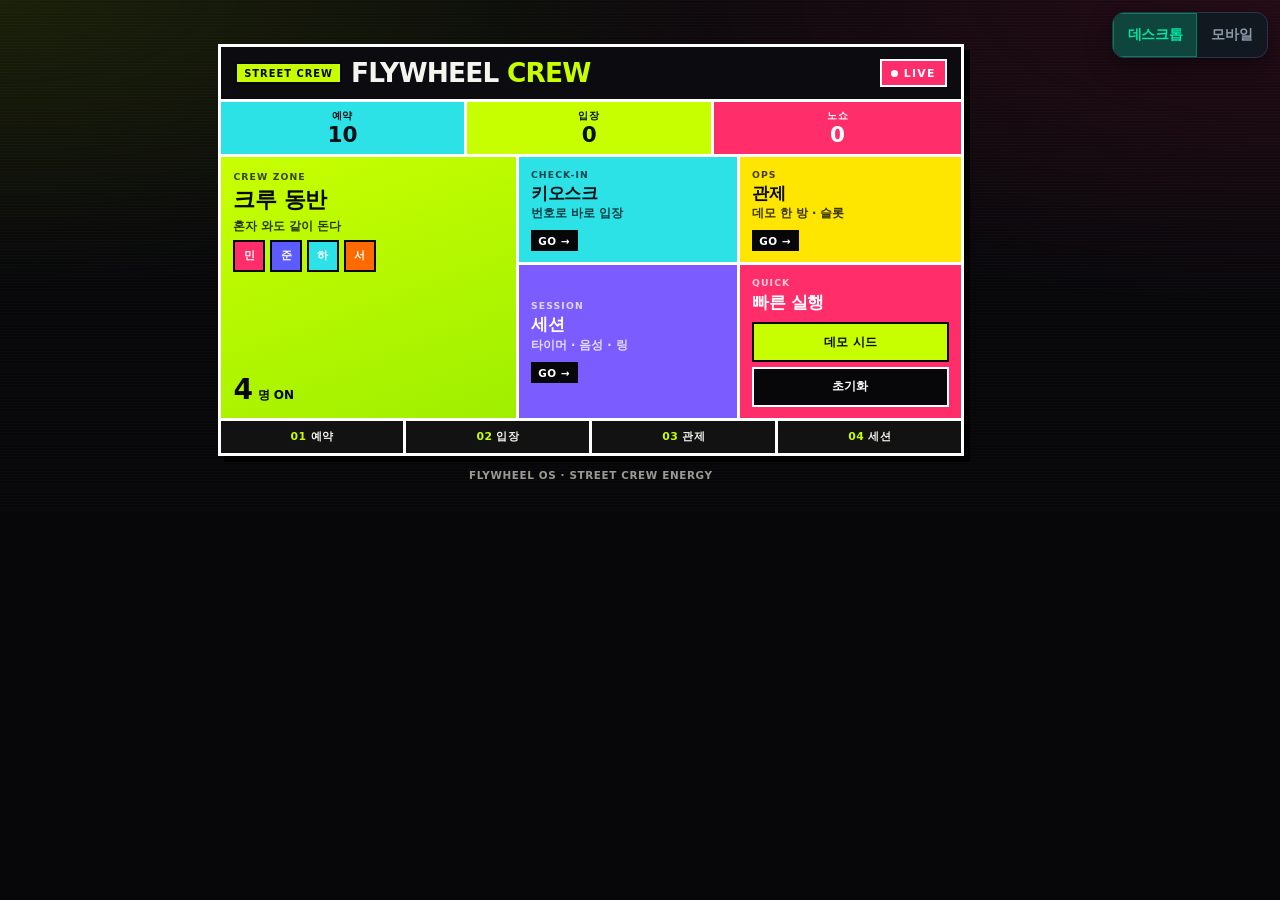
<file: index.html>
<!DOCTYPE html>
<html lang="ko">
<head>
  <meta charset="UTF-8" />
  <meta name="viewport" content="width=device-width, initial-scale=1.0" />
  <meta name="theme-color" content="#07070a" />
  <title>FLYWHEEL · CREW</title>
  <link rel="stylesheet" href="shared/viewport.css" />
  <style>
    :root {
      --bg: #07070a;
      --ink: #f5f5f0;
      --mute: #9a9a92;
      --lime: #c8ff00;
      --pink: #ff2d6a;
      --yellow: #ffe600;
      --cyan: #2de2e6;
      --line: #fff;
      --font: "Pretendard", "Apple SD Gothic Neo", "Noto Sans KR", system-ui, sans-serif;
    }
    *, *::before, *::after { box-sizing: border-box; margin: 0; padding: 0; }
    html, body { min-height: 100%; background: var(--bg); color: var(--ink); font-family: var(--font); }
    body {
      background:
        repeating-linear-gradient(0deg, transparent, transparent 2px, rgba(255,255,255,0.015) 2px, rgba(255,255,255,0.015) 3px),
        radial-gradient(ellipse at 0% 0%, rgba(200,255,0,0.1), transparent 40%),
        radial-gradient(ellipse at 100% 0%, rgba(255,45,106,0.12), transparent 42%),
        var(--bg);
    }
    .wrap {
      max-width: 880px;
      margin: 0 auto;
      padding: 2.75rem 1.1rem 2rem;
      padding-right: max(1.1rem, 7.25rem);
    }

    /* Continuous outer frame top→bottom */
    .frame {
      border: 3px solid var(--line);
      box-shadow: 6px 6px 0 #000;
      background: #0c0c10;
      display: flex;
      flex-direction: column;
      overflow: hidden;
    }

    .hero {
      display: flex;
      align-items: center;
      justify-content: space-between;
      gap: 0.75rem;
      padding: 0.75rem 0.9rem;
      border-bottom: 3px solid var(--line);
      background: #0c0c10;
      min-width: 0;
    }
    .brand {
      display: flex; align-items: center; gap: 0.55rem; min-width: 0; flex: 1;
    }
    .sticker {
      flex: 0 0 auto;
      background: var(--lime); color: #07070a;
      font-weight: 900; font-size: 0.62rem; letter-spacing: 0.1em;
      padding: 0.22rem 0.45rem;
      border: 2px solid #07070a;
      white-space: nowrap;
    }
    h1 {
      font-size: clamp(1.15rem, 3.2vw, 1.65rem);
      font-weight: 900; letter-spacing: -0.03em;
      white-space: nowrap; overflow: hidden; text-overflow: ellipsis;
      line-height: 1;
    }
    h1 span { color: var(--lime); }
    .live {
      flex: 0 0 auto;
      display: inline-flex; align-items: center; gap: 0.35rem;
      background: var(--pink); color: #fff;
      font-weight: 900; font-size: 0.68rem; letter-spacing: 0.12em;
      padding: 0.35rem 0.55rem;
      border: 2px solid #fff;
      white-space: nowrap;
    }
    .live i {
      width: 0.45rem; height: 0.45rem; border-radius: 50%; background: #fff;
      display: block; animation: blink 1s steps(2) infinite;
    }
    @keyframes blink { 50% { opacity: 0.25; } }

    /* KPI strip — continuous with frame sides */
    .kpi-row {
      display: grid;
      grid-template-columns: repeat(3, 1fr);
      border-bottom: 3px solid var(--line);
    }
    .kpi {
      padding: 0.45rem 0.35rem;
      text-align: center;
      min-width: 0;
      border-right: 3px solid var(--line);
    }
    .kpi:last-child { border-right: none; }
    .kpi.book { background: var(--cyan); color: #041018; }
    .kpi.in { background: var(--lime); color: #041018; }
    .kpi.ns { background: var(--pink); color: #fff; }
    .kpi-label {
      font-size: 0.62rem; font-weight: 900; letter-spacing: 0.08em;
      display: block; white-space: nowrap;
    }
    .kpi-val {
      font-size: 1.35rem; font-weight: 900; line-height: 1.1;
      font-variant-numeric: tabular-nums; white-space: nowrap;
    }

    /* Board — shared borders, no gaps (continuous lines) */
    .board {
      display: grid;
      grid-template-columns: 1.35fr 1fr 1fr;
      grid-template-areas:
        "crew kiosk ops"
        "crew session run";
    }
    .card {
      color: inherit; text-decoration: none;
      padding: 0.7rem 0.75rem;
      min-width: 0;
      min-height: 0;
      display: flex;
      flex-direction: column;
      gap: 0.25rem;
      justify-content: center;
      border-right: 3px solid var(--line);
      border-bottom: 3px solid var(--line);
    }
    .card-eyebrow {
      font-size: 0.58rem; font-weight: 900; letter-spacing: 0.12em;
      white-space: nowrap; opacity: 0.75;
    }
    .card-title {
      font-size: 1.05rem; font-weight: 900; letter-spacing: -0.02em;
      white-space: nowrap; overflow: hidden; text-overflow: ellipsis;
      line-height: 1.15;
    }
    .card-sub {
      font-size: 0.72rem; font-weight: 700; opacity: 0.8;
      white-space: nowrap; overflow: hidden; text-overflow: ellipsis;
      line-height: 1.2;
    }
    .card-go {
      margin-top: 0.35rem; align-self: flex-start;
      font-size: 0.65rem; font-weight: 900; letter-spacing: 0.06em;
      background: #07070a; color: #fff; padding: 0.28rem 0.45rem;
      white-space: nowrap;
    }

    .crew {
      grid-area: crew;
      background: linear-gradient(160deg, #c8ff00, #9fef00);
      color: #07070a;
      border-right: 3px solid var(--line);
      border-bottom: none; /* spans 2 rows — bottom comes from grid edge */
      justify-content: flex-start;
      gap: 0.4rem;
      padding: 0.85rem 0.8rem;
    }
    /* crew is bottom-left of board: need bottom border from frame — add via board last row */
    .crew { border-bottom: 3px solid var(--line); }
    .crew .card-title { font-size: 1.35rem; }
    .crew-avatars { display: flex; flex-wrap: nowrap; gap: 0.3rem; overflow: hidden; }
    .crew-av {
      width: 2rem; height: 2rem; flex: 0 0 auto;
      display: grid; place-items: center; font-weight: 900; font-size: 0.7rem;
      border: 2px solid #07070a; color: #fff; background: #07070a;
    }
    .crew-stat {
      margin-top: auto; display: flex; align-items: baseline; gap: 0.3rem;
      white-space: nowrap;
    }
    .crew-stat strong { font-size: 1.75rem; line-height: 1; }
    .crew-stat span { font-size: 0.75rem; font-weight: 800; }

    .kiosk { grid-area: kiosk; background: var(--cyan); color: #041018; }
    .ops { grid-area: ops; background: var(--yellow); color: #07070a; border-right: none; }
    .session { grid-area: session; background: #7b5cff; color: #fff; }
    .run { grid-area: run; background: var(--pink); color: #fff; border-right: none; gap: 0.35rem; }

    .act-btns { display: flex; flex-direction: column; gap: 0.3rem; margin-top: 0.25rem; }
    .act-btns button {
      appearance: none; border: 2px solid #07070a; cursor: pointer; font: inherit;
      font-weight: 900; min-height: 40px; padding: 0.35rem 0.5rem; font-size: 0.78rem;
      white-space: nowrap;
    }
    .act-btns .seed { background: var(--lime); color: #07070a; }
    .act-btns .reset { background: #07070a; color: #fff; border-color: #fff; }

    .tape {
      display: flex; flex-wrap: nowrap; gap: 0;
      border-top: none;
      overflow: hidden;
    }
    .tape span {
      flex: 1;
      font-size: 0.68rem; font-weight: 900; letter-spacing: 0.04em;
      padding: 0.55rem 0.4rem; text-align: center;
      border-right: 3px solid var(--line);
      background: #121212;
      white-space: nowrap; overflow: hidden; text-overflow: ellipsis;
    }
    .tape span:last-child { border-right: none; }
    .tape em { font-style: normal; color: var(--lime); margin-right: 0.25rem; }

    footer {
      margin-top: 0.85rem; text-align: center;
      font-size: 0.65rem; font-weight: 700; color: var(--mute); letter-spacing: 0.06em;
      white-space: nowrap; overflow: hidden; text-overflow: ellipsis;
    }

    html.force-mobile .wrap { padding-right: 1rem !important; padding-left: 1rem !important; }
    html.force-mobile .kpi-row { grid-template-columns: repeat(3, 1fr) !important; }
    html.force-mobile .board {
      grid-template-columns: 1fr !important;
      grid-template-areas: "crew" "kiosk" "ops" "session" "run" !important;
    }
    html.force-mobile .card,
    html.force-mobile .crew,
    html.force-mobile .ops,
    html.force-mobile .run {
      border-right: none !important;
    }
    html.force-mobile .card { border-bottom: 3px solid var(--line) !important; }
    html.force-mobile h1 { font-size: 1.15rem !important; }

    @media (max-width: 720px) {
      .board {
        grid-template-columns: 1fr;
        grid-template-areas: "crew" "kiosk" "ops" "session" "run";
      }
      .card, .crew, .ops, .run { border-right: none; }
      .wrap { padding-right: 1.1rem; }
    }
  </style>
</head>
<body>
  <div class="wrap">
    <div class="frame">
      <header class="hero">
        <div class="brand">
          <div class="sticker">STREET CREW</div>
          <h1>FLYWHEEL <span>CREW</span></h1>
        </div>
        <div class="live" aria-label="라이브"><i></i>LIVE</div>
      </header>

      <section class="kpi-row" aria-label="오늘 현황">
        <div class="kpi book"><span class="kpi-label">예약</span><span class="kpi-val" id="kpiBookings">0</span></div>
        <div class="kpi in"><span class="kpi-label">입장</span><span class="kpi-val" id="kpiCheckins">0</span></div>
        <div class="kpi ns"><span class="kpi-label">노쇼</span><span class="kpi-val" id="kpiNoshow">0</span></div>
      </section>

      <section class="board" aria-label="메인">
        <a class="card crew" href="session/">
          <div class="card-eyebrow">CREW ZONE</div>
          <div class="card-title">크루 동반</div>
          <div class="card-sub">혼자 와도 같이 돈다</div>
          <div class="crew-avatars" id="crewAvatars"></div>
          <div class="crew-stat"><strong id="crewCount">0</strong><span>명 ON</span></div>
        </a>

        <a class="card kiosk" href="kiosk/">
          <div class="card-eyebrow">CHECK-IN</div>
          <div class="card-title">키오스크</div>
          <div class="card-sub">번호로 바로 입장</div>
          <span class="card-go">GO →</span>
        </a>

        <a class="card ops" href="ops/">
          <div class="card-eyebrow">OPS</div>
          <div class="card-title">관제</div>
          <div class="card-sub">데모 한 방 · 슬롯</div>
          <span class="card-go">GO →</span>
        </a>

        <a class="card session" href="session/">
          <div class="card-eyebrow">SESSION</div>
          <div class="card-title">세션</div>
          <div class="card-sub">타이머 · 음성 · 링</div>
          <span class="card-go">GO →</span>
        </a>

        <div class="card run">
          <div class="card-eyebrow">QUICK</div>
          <div class="card-title">빠른 실행</div>
          <div class="act-btns">
            <button type="button" class="seed" id="btnSeed">데모 시드</button>
            <button type="button" class="reset" id="btnReset">초기화</button>
          </div>
        </div>
      </section>

      <div class="tape" aria-label="흐름">
        <span><em>01</em>예약</span>
        <span><em>02</em>입장</span>
        <span><em>03</em>관제</span>
        <span><em>04</em>세션</span>
      </div>
    </div>

    <footer>FLYWHEEL OS · STREET CREW ENERGY</footer>
  </div>

  <script src="shared/store.js"></script>
  <script src="shared/viewport.js"></script>
  <script>
    (function () {
      const $ = (id) => document.getElementById(id);
      const COLORS = ["#ff2d6a", "#5b5bff", "#2de2e6", "#ff6a00", "#9b5de5", "#07070a"];
      const NAMES = ["민", "준", "하", "서", "윤", "지"];

      function renderCrew(n) {
        const box = $("crewAvatars");
        const count = Math.max(n, 4);
        box.innerHTML = "";
        for (let i = 0; i < Math.min(count, 6); i++) {
          const el = document.createElement("div");
          el.className = "crew-av";
          el.style.background = COLORS[i % COLORS.length];
          el.textContent = NAMES[i];
          box.appendChild(el);
        }
        $("crewCount").textContent = String(Math.max(n, 4));
      }

      function refresh() {
        FlywheelStore.ensureSeeded();
        const c = FlywheelStore.counts();
        $("kpiBookings").textContent = String(c.total);
        $("kpiCheckins").textContent = String(c.checkedIn);
        $("kpiNoshow").textContent = String(c.noshow);
        renderCrew(c.checkedIn || 0);
      }

      $("btnSeed").addEventListener("click", () => { FlywheelStore.seedDemo(); refresh(); });
      $("btnReset").addEventListener("click", () => {
        localStorage.removeItem(FlywheelStore.KEY);
        FlywheelStore.seedDemo();
        refresh();
      });
      FlywheelStore.subscribe(refresh);
      refresh();
      setInterval(refresh, 2000);
    })();
  </script>
</body>
</html>
</file>
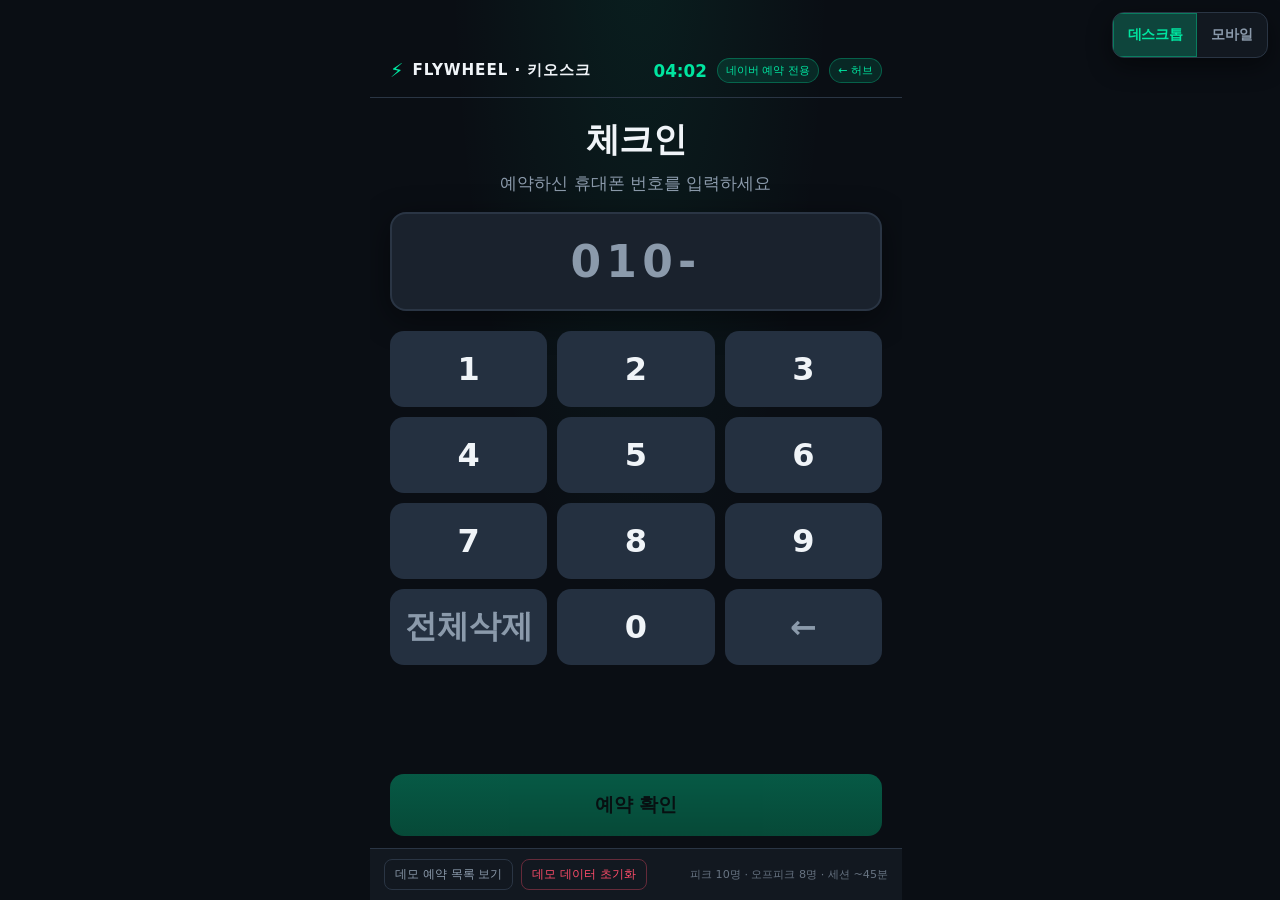
<file: kiosk/index.html>
<!DOCTYPE html>
<html lang="ko">
<head>
  <meta charset="UTF-8" />
  <meta name="viewport" content="width=device-width, initial-scale=1, maximum-scale=1, user-scalable=no" />
  <meta name="theme-color" content="#0a0e14" />
  <title>플라이휠 OS · 키오스크 체크인</title>
  <link rel="stylesheet" href="css/style.css" />
  <link rel="stylesheet" href="../shared/viewport.css" />
</head>
<body>
  <div class="app" id="app">
    <!-- Header -->
    <header class="header">
      <div class="logo">
        <span class="logo-mark">⚡</span>
        <span class="logo-text">FLYWHEEL · 키오스크</span>
      </div>
      <div class="header-meta">
        <span id="clock" class="clock">--:--</span>
        <span class="badge">네이버 예약 전용</span>
        <a href="../" class="badge" style="text-decoration:none">← 허브</a>
      </div>
    </header>

    <!-- Main screens -->
    <main class="main">
      <!-- Screen: Phone entry -->
      <section class="screen active" id="screen-phone" aria-label="전화번호 입력">
        <h1 class="title">체크인</h1>
        <p class="subtitle">예약하신 휴대폰 번호를 입력하세요</p>
        <div class="phone-display" id="phone-display" aria-live="polite">010-</div>
        <div class="keypad" id="keypad">
          <button type="button" class="key" data-key="1">1</button>
          <button type="button" class="key" data-key="2">2</button>
          <button type="button" class="key" data-key="3">3</button>
          <button type="button" class="key" data-key="4">4</button>
          <button type="button" class="key" data-key="5">5</button>
          <button type="button" class="key" data-key="6">6</button>
          <button type="button" class="key" data-key="7">7</button>
          <button type="button" class="key" data-key="8">8</button>
          <button type="button" class="key" data-key="9">9</button>
          <button type="button" class="key key-action" data-key="clear">전체삭제</button>
          <button type="button" class="key" data-key="0">0</button>
          <button type="button" class="key key-action" data-key="back">←</button>
        </div>
        <button type="button" class="btn btn-primary" id="btn-lookup" disabled>예약 확인</button>
      </section>

      <!-- Screen: Error -->
      <section class="screen" id="screen-error" aria-label="오류">
        <div class="icon-wrap error">✕</div>
        <h1 class="title" id="error-title">예약 없음</h1>
        <p class="subtitle" id="error-message">오늘 예약이 없습니다.</p>
        <button type="button" class="btn btn-secondary" id="btn-error-back">다시 입력</button>
      </section>

      <!-- Screen: Confirm -->
      <section class="screen" id="screen-confirm" aria-label="체크인 확인">
        <h1 class="title">체크인 확인</h1>
        <div class="card confirm-card">
          <div class="row">
            <span class="label">이름</span>
            <span class="value" id="confirm-name">-</span>
          </div>
          <div class="row">
            <span class="label">예약 시간</span>
            <span class="value" id="confirm-slot">-</span>
          </div>
          <div class="row">
            <span class="label">전화번호</span>
            <span class="value" id="confirm-phone">-</span>
          </div>
          <label class="addon-toggle" id="addon-row">
            <input type="checkbox" id="addon-shooting" />
            <span class="addon-box"></span>
            <span class="addon-text">촬영 애드온 추가 <small>(선택)</small></span>
          </label>
          <p class="addon-note" id="addon-already" hidden>촬영 애드온이 예약에 포함되어 있습니다.</p>
        </div>
        <div class="btn-row">
          <button type="button" class="btn btn-secondary" id="btn-confirm-back">취소</button>
          <button type="button" class="btn btn-primary" id="btn-confirm">체크인 · 문 열기</button>
        </div>
      </section>

      <!-- Screen: Success -->
      <section class="screen" id="screen-success" aria-label="체크인 완료">
        <div class="door-anim" id="door-anim">
          <div class="door-frame">
            <div class="door-leaf left"></div>
            <div class="door-leaf right"></div>
          </div>
          <p class="door-label">문 열림</p>
        </div>
        <h1 class="title success-title">체크인 완료!</h1>
        <p class="subtitle" id="success-detail">환영합니다</p>
        <p class="crew-flash" id="crew-flash" hidden>오늘 크루 0명 입장</p>
        <div class="crew-fellows" id="crew-fellows" aria-label="함께한 크루"></div>
        <p class="checkin-count" id="checkin-count">오늘 체크인 0명</p>
        <button type="button" class="btn btn-secondary" id="btn-success-home" hidden>처음으로</button>
      </section>
    </main>

    <!-- Admin / demo strip -->
    <footer class="admin-strip">
      <button type="button" class="admin-btn" id="btn-demo-list">데모 예약 목록 보기</button>
      <button type="button" class="admin-btn danger" id="btn-reset">데모 데이터 초기화</button>
      <span class="admin-hint">피크 10명 · 오프피크 8명 · 세션 ~45분</span>
    </footer>

    <!-- Demo list modal -->
    <div class="modal" id="demo-modal" hidden>
      <div class="modal-panel">
        <div class="modal-head">
          <h2>데모 예약 (오늘)</h2>
          <button type="button" class="modal-close" id="btn-modal-close" aria-label="닫기">×</button>
        </div>
        <ul class="demo-list" id="demo-list"></ul>
        <p class="modal-note">번호를 탭하면 키패드에 입력됩니다.</p>
      </div>
    </div>
  </div>
  <script src="../shared/store.js"></script>
  <script src="../shared/viewport.js"></script>
  <script src="js/app.js"></script>
</body>
</html>
</file>
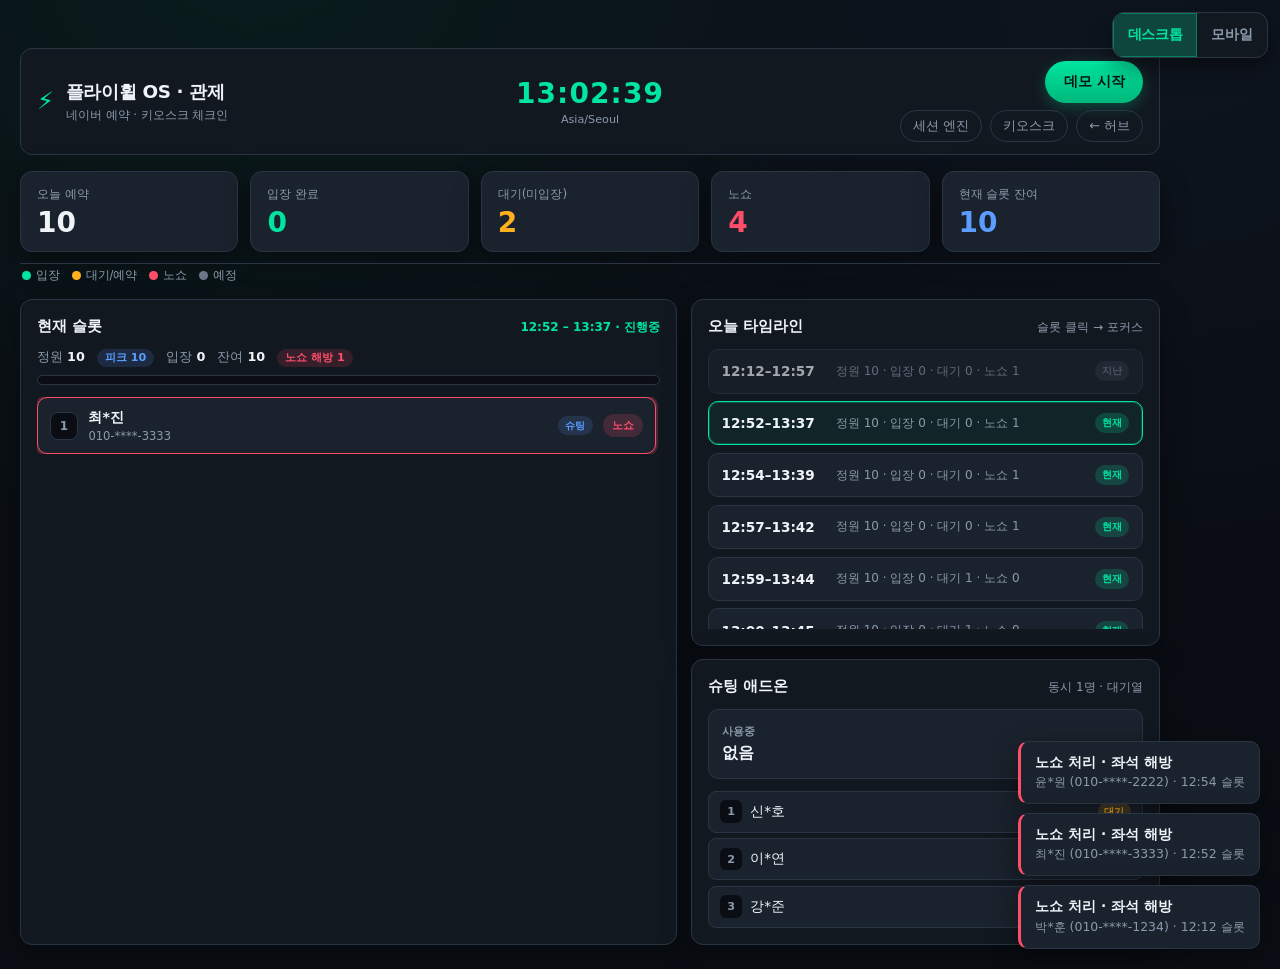
<file: ops/index.html>
<!DOCTYPE html>
<html lang="ko-KR">
<head>
  <meta charset="UTF-8" />
  <meta name="viewport" content="width=device-width, initial-scale=1.0" />
  <meta name="theme-color" content="#0a0e14" />
  <title>플라이휠 OS · 관제</title>
  <link rel="stylesheet" href="css/styles.css" />
  <link rel="stylesheet" href="../shared/viewport.css" />
</head>
<body>
  <div class="app" id="app">
    <!-- Header -->
    <header class="header">
      <div class="brand">
        <span class="brand-mark">⚡</span>
        <div class="brand-text">
          <h1>플라이휠 OS · 관제</h1>
          <span class="brand-sub">네이버 예약 · 키오스크 체크인</span>
        </div>
      </div>
      <div class="header-center">
        <div class="live-clock" id="clock">--:--:--</div>
        <div class="clock-meta">
          <span class="tz">Asia/Seoul</span>
          <span class="offset-badge" id="offsetBadge" hidden>오프셋 0분</span>
          <span class="demo-badge" id="demoBadge" hidden>데모 재생중</span>
        </div>
      </div>
      <div class="header-actions">
        <button type="button" class="btn-demo" id="btnDemoToggle" aria-pressed="false">데모 시작</button>
        <nav class="header-links">
          <a href="../session/">세션 엔진</a>
          <a href="../kiosk/">키오스크</a>
          <a href="../">← 허브</a>
        </nav>
      </div>
    </header>

    <!-- KPI row -->
    <section class="kpi-row" aria-label="오늘 KPI">
      <article class="kpi-card">
        <span class="kpi-label">오늘 예약</span>
        <span class="kpi-value" id="kpiTotal">0</span>
      </article>
      <article class="kpi-card kpi-green">
        <span class="kpi-label">입장 완료</span>
        <span class="kpi-value" id="kpiCheckedIn">0</span>
      </article>
      <article class="kpi-card kpi-amber">
        <span class="kpi-label">대기(미입장)</span>
        <span class="kpi-value" id="kpiWaiting">0</span>
      </article>
      <article class="kpi-card kpi-red">
        <span class="kpi-label">노쇼</span>
        <span class="kpi-value" id="kpiNoShow">0</span>
      </article>
      <article class="kpi-card kpi-accent">
        <span class="kpi-label">현재 슬롯 잔여</span>
        <span class="kpi-value" id="kpiRemain">—</span>
      </article>
    </section>

    <div class="legend legend-slim" aria-label="범례">
      <span><i class="dot green"></i>입장</span>
      <span><i class="dot amber"></i>대기/예약</span>
      <span><i class="dot red"></i>노쇼</span>
      <span><i class="dot gray"></i>예정</span>
    </div>

    <!-- Main grid -->
    <div class="main-grid">
      <!-- Current slot -->
      <section class="panel current-slot" aria-label="현재 슬롯">
        <div class="panel-head">
          <h2>현재 슬롯</h2>
          <span class="slot-range" id="currentSlotRange">—</span>
        </div>
        <div class="capacity-row">
          <div class="capacity-meta">
            <span>정원 <strong id="capacityValue">—</strong></span>
            <span class="peak-badge" id="peakBadge">—</span>
            <span>입장 <strong id="checkedCount">0</strong></span>
            <span>잔여 <strong id="remainCount">—</strong></span>
            <span class="freed-badge" id="freedBadge" hidden>노쇼 해방 0</span>
          </div>
          <div class="progress-track" aria-hidden="true">
            <div class="progress-fill" id="progressFill" style="width:0%"></div>
          </div>
        </div>
        <div class="booking-list" id="bookingList"></div>
      </section>

      <!-- Timeline -->
      <section class="panel timeline-panel" aria-label="오늘 타임라인">
        <div class="panel-head">
          <h2>오늘 타임라인</h2>
          <span class="hint">슬롯 클릭 → 포커스</span>
        </div>
        <div class="timeline" id="timeline"></div>
      </section>

      <!-- Shooting addon -->
      <section class="panel shooting-panel" aria-label="슈팅 애드온">
        <div class="panel-head">
          <h2>슈팅 애드온</h2>
          <span class="hint">동시 1명 · 대기열</span>
        </div>
        <div class="shooting-status" id="shootingStatus">
          <div class="shooting-now">
            <span class="label">사용중</span>
            <span class="value" id="shootingActive">없음</span>
          </div>
          <ol class="shooting-queue" id="shootingQueue"></ol>
        </div>
      </section>
    </div>

    <!-- Toast stack -->
    <div class="toast-stack" id="toastStack" aria-live="polite"></div>
  </div>
  <script src="../shared/store.js"></script>
  <script src="../shared/viewport.js"></script>
  <script src="js/app.js"></script>
</body>
</html>
</file>
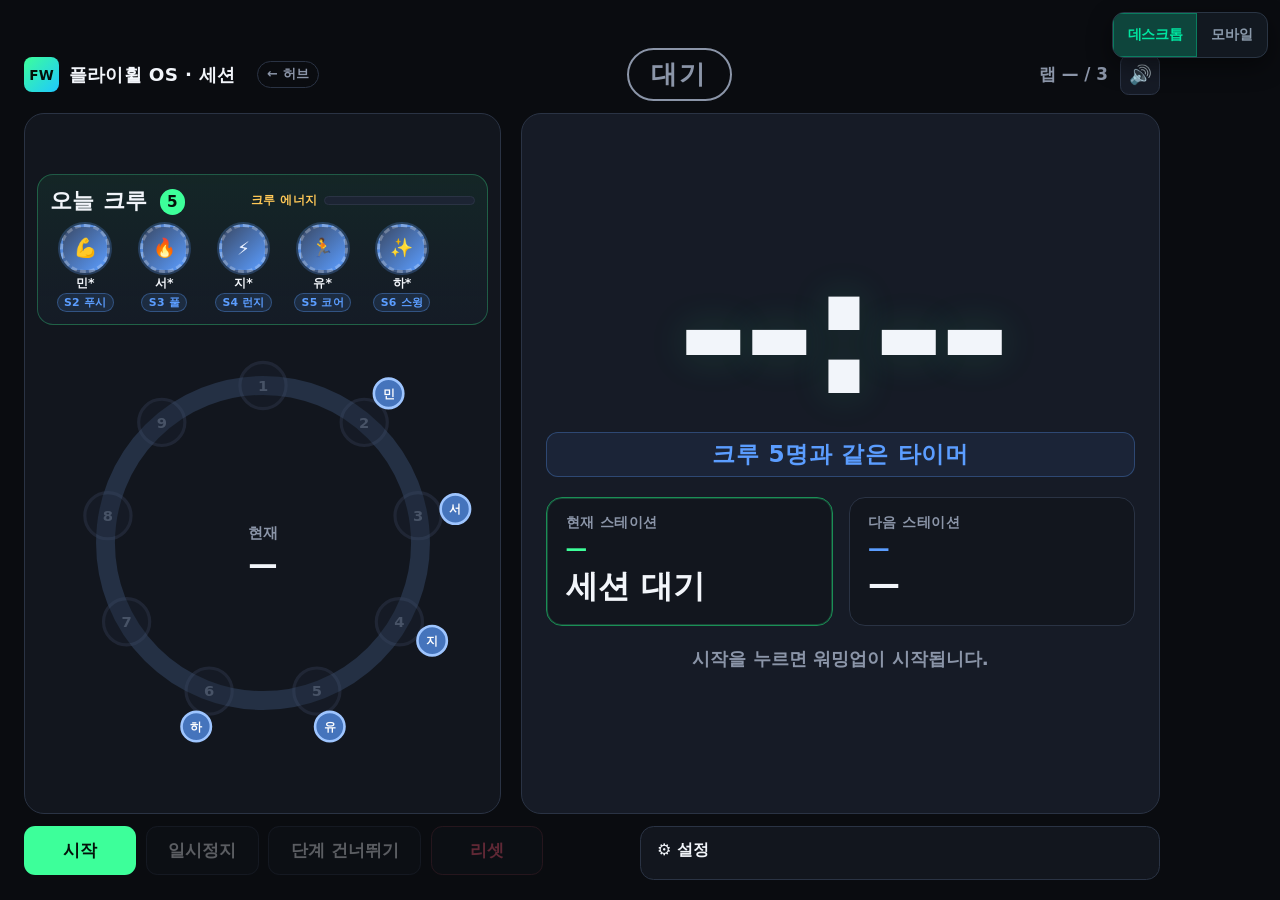
<file: session/index.html>
<!DOCTYPE html>
<html lang="ko">
<head>
  <meta charset="UTF-8" />
  <meta name="viewport" content="width=device-width, initial-scale=1.0" />
  <title>플라이휠 OS · 세션 엔진</title>
  <link rel="stylesheet" href="css/styles.css" />
  <link rel="stylesheet" href="../shared/viewport.css" />
</head>
<body>
  <div class="app" id="app">
    <!-- Moment overlay (full-width brief banners) -->
    <div class="moment-overlay" id="momentOverlay" hidden aria-live="assertive">
      <div class="moment-banner" id="momentBanner">
        <div class="moment-title" id="momentTitle"></div>
        <div class="moment-sub" id="momentSub"></div>
        <div class="moment-chips" id="momentChips"></div>
      </div>
    </div>

    <!-- Top bar -->
    <div id="opsBanner" class="ops-banner" hidden>
      관제에서 시작 신호 — 시작 누르기 (1초 후 자동 시작)
    </div>
    <header class="topbar">
      <div class="brand">
        <span class="brand-mark">FW</span>
        <span class="brand-name">플라이휠 OS · 세션</span>
        <a href="../" class="hub-link">← 허브</a>
      </div>
      <div class="phase-badge" id="phaseBadge" data-phase="idle">대기</div>
      <div class="top-meta">
        <span id="lapLabel">랩 — / —</span>
        <button type="button" class="icon-btn" id="muteBtn" aria-label="음성 음소거" title="음성">🔊</button>
      </div>
    </header>

    <!-- Main display -->
    <main class="display">

      <section class="ring-panel" aria-label="스테이션 링">
        <!-- Large crew stage (not a tiny strip) -->
        <div class="crew-stage" id="crewStage" aria-label="오늘 크루">
          <div class="crew-stage-head">
            <h2 class="crew-stage-title">오늘 크루 <span class="crew-count" id="crewCount">0</span></h2>
            <div class="crew-energy" aria-label="크루 에너지">
              <span class="crew-energy-label">크루 에너지</span>
              <div class="crew-energy-track">
                <div class="crew-energy-fill" id="crewEnergyFill" style="width:0%"></div>
              </div>
            </div>
          </div>
          <div class="crew-avatars" id="crewAvatars"></div>
        </div>
        <svg id="stationRing" viewBox="0 0 400 400" role="img" aria-label="10개 스테이션 링">
          <circle class="ring-track" cx="200" cy="200" r="150" />
          <g id="stationNodes"></g>
          <g id="crewGhosts"></g>
          <text class="ring-center-label" x="200" y="195" text-anchor="middle">현재</text>
          <text class="ring-center-name" id="ringCenterName" x="200" y="230" text-anchor="middle">—</text>
        </svg>
      </section>

      <section class="countdown-panel">
        <div class="countdown" id="countdown">--:--</div>
        <!-- Marquee billboard -->
        <div class="crew-marquee" id="crewMarquee" aria-live="polite">
          <div class="crew-marquee-inner" id="crewMarqueeInner">크루가 함께 돌고 있어요</div>
        </div>
        <div class="station-row">
          <div class="station-card current">
            <span class="station-label">현재 스테이션</span>
            <span class="station-id" id="currentId">—</span>
            <span class="station-name" id="currentName">세션 대기</span>
          </div>
          <div class="station-card next">
            <span class="station-label">다음 스테이션</span>
            <span class="station-id" id="nextId">—</span>
            <span class="station-name" id="nextName">—</span>
          </div>
        </div>
        <p class="cue-line" id="cueLine">시작을 누르면 워밍업이 시작됩니다.</p>
      </section>
    </main>

    <!-- Controls -->
    <footer class="controls">
      <div class="control-btns">
        <button type="button" class="btn primary" id="startBtn">시작</button>
        <button type="button" class="btn" id="pauseBtn" disabled>일시정지</button>
        <button type="button" class="btn" id="skipBtn" disabled>단계 건너뛰기</button>
        <button type="button" class="btn danger" id="resetBtn">리셋</button>
      </div>

      <details class="settings" id="settingsPanel">
        <summary>설정</summary>
        <div class="settings-grid">
          <label>운동(초)
            <input type="number" id="workSec" min="5" max="180" value="40" />
          </label>
          <label>이동(초)
            <input type="number" id="moveSec" min="5" max="120" value="20" />
          </label>
          <label>랩 수
            <input type="number" id="laps" min="1" max="20" value="3" />
          </label>
          <label>워밍업(분)
            <input type="number" id="warmupMin" min="0" max="30" value="3" step="0.5" />
          </label>
          <label>쿨다운(분)
            <input type="number" id="cooldownMin" min="0" max="30" value="2" step="0.5" />
          </label>
          <label class="checkbox">
            <input type="checkbox" id="includeS10" />
            S10 슈팅 포함
          </label>
        </div>
      </details>
    </footer>
  </div>

  <script src="../shared/store.js"></script>
  <script src="../shared/viewport.js"></script>
  <script src="js/engine.js"></script>
</body>
</html>
</file>
<file: shared/viewport.css>
/* Flywheel OS — desktop/mobile viewport toggle (real page, not iframe) */

.fw-viewport-toggle {
  position: fixed;
  top: 12px;
  right: 12px;
  z-index: 2147483000;
  display: inline-flex;
  background: #121820;
  border: 1px solid #2a3544;
  border-radius: 12px;
  overflow: hidden;
  box-shadow: 0 8px 24px rgba(0, 0, 0, 0.45);
  font-family: "Pretendard", "Apple SD Gothic Neo", "Noto Sans KR", system-ui, sans-serif;
  /* Stay on the real browser chrome — never clipped by phone column */
  pointer-events: auto;
}

.fw-viewport-toggle button {
  appearance: none;
  border: none;
  background: transparent;
  color: #8b9aab;
  font: inherit;
  font-weight: 800;
  font-size: 0.85rem;
  letter-spacing: -0.02em;
  min-width: 44px;
  min-height: 44px;
  padding: 0 0.9rem;
  cursor: pointer;
  white-space: nowrap;
  transition: background 0.12s, color 0.12s;
}

.fw-viewport-toggle button:hover {
  color: #f0f4f8;
  background: rgba(255, 255, 255, 0.04);
}

.fw-viewport-toggle button.active {
  background: rgba(0, 229, 160, 0.22);
  color: #00e5a0;
  box-shadow: inset 0 0 0 1px rgba(0, 229, 160, 0.35);
}

.fw-viewport-toggle button:focus-visible {
  outline: 2px solid #00e5a0;
  outline-offset: -2px;
}

/* Page content clears the fixed toggle (desktop) */
@media (min-width: 701px) {
  body:not(.no-toggle-pad) {
    /* pages also pad their .wrap/.app; this is a safety net */
  }
  .wrap,
  .app {
    scroll-padding-top: 4rem;
  }
}

/* Real-phone: hide toggle; keep natural mobile CSS */
@media (max-width: 700px) {
  .fw-viewport-toggle {
    display: none !important;
  }
}

/* —— force-mobile: constrain THIS page (not an iframe) —— */
@media (min-width: 701px) {
  html.force-mobile {
    background: #05070a !important;
    /* Toggle lives on <html>; do not transform html or toggle gets trapped */
  }

  html.force-mobile body {
    width: 390px !important;
    max-width: 390px !important;
    margin: 16px auto !important;
    max-height: 100dvh !important;
    min-height: 0 !important;
    height: calc(100dvh - 32px) !important;
    border-radius: 28px;
    border: 3px solid #4a5568;
    box-shadow:
      0 0 0 2px #1a222d,
      inset 0 0 0 1px rgba(255, 255, 255, 0.04),
      0 0 0 10px rgba(0, 0, 0, 0.22),
      0 24px 56px rgba(0, 0, 0, 0.55);
    overflow-x: hidden !important;
    overflow-y: auto !important;
    overflow: hidden auto !important;
    position: relative !important;
    /* Contain position:fixed descendants (overlays/modals/toasts) inside phone column.
       Toggle is appended to <html>, so it stays on the real browser window. */
    transform: translateZ(0);
    -webkit-overflow-scrolling: touch;
    overscroll-behavior: contain;
  }

  /* Soft notch — non-interactive, does not clip controls */
  html.force-mobile body::before {
    content: "";
    position: absolute;
    top: 8px;
    left: 50%;
    transform: translateX(-50%);
    width: 64px;
    height: 6px;
    border-radius: 5px;
    background: #2a3544;
    z-index: 50;
    pointer-events: none;
  }

  /* Toggle stays fixed to the real browser window (top-right) */
  html.force-mobile .fw-viewport-toggle {
    top: 12px;
    right: 12px;
  }

  /* Generic containment helpers */
  html.force-mobile .app,
  html.force-mobile .wrap {
    max-width: 100% !important;
    width: 100% !important;
    box-sizing: border-box;
  }

  html.force-mobile .wrap {
    padding-left: 1rem !important;
    padding-right: 1rem !important;
    padding-top: 1.25rem !important;
  }

  html.force-mobile img,
  html.force-mobile svg,
  html.force-mobile video,
  html.force-mobile canvas {
    max-width: 100%;
    height: auto;
  }

  /* —— Hub (index.html) —— */
  html.force-mobile .live-kpis,
  html.force-mobile .flow,
  html.force-mobile .panels {
    grid-template-columns: 1fr !important;
  }

  html.force-mobile h1 {
    font-size: 1.55rem !important;
  }

  html.force-mobile .tagline {
    font-size: 0.95rem !important;
  }

  html.force-mobile .kpi-val {
    font-size: 1.65rem !important;
  }

  html.force-mobile .actions {
    flex-direction: column;
    align-items: stretch;
  }

  html.force-mobile .actions .btn {
    min-width: 0 !important;
    width: 100%;
    min-height: 48px;
  }

  html.force-mobile .crew-card {
    grid-template-columns: 1fr !important;
  }

  html.force-mobile .crew-mini {
    grid-template-columns: 1fr !important;
  }

  html.force-mobile .panel .btn,
  html.force-mobile .btn {
    min-height: 48px;
  }

  /* —— Session (.app with .display / .topbar) —— */
  html.force-mobile .app:has(.display),
  html.force-mobile .app:has(> .topbar) {
    height: auto !important;
    min-height: 100% !important;
    max-height: none !important;
    padding: 0.75rem 0.85rem 1rem !important;
    gap: 0.55rem !important;
  }

  /* Kiosk / Ops: allow scroll inside phone column without session padding */
  html.force-mobile .app:has(> .main),
  html.force-mobile .app:has(.kpi-row) {
    height: auto !important;
    min-height: 100% !important;
    max-height: none !important;
  }

  html.force-mobile .topbar {
    flex-wrap: wrap;
    gap: 0.45rem;
    padding-top: 0.65rem; /* clear soft notch */
  }

  html.force-mobile .brand-name {
    font-size: 0.95rem !important;
  }

  html.force-mobile .phase-badge {
    font-size: 0.95rem !important;
    padding: 0.35rem 0.85rem !important;
  }

  html.force-mobile .top-meta {
    font-size: 0.85rem !important;
  }

  html.force-mobile .display {
    grid-template-columns: 1fr !important;
    grid-template-rows: auto auto !important;
    gap: 0.75rem !important;
  }

  html.force-mobile .ring-panel {
    padding: 0.65rem !important;
  }

  html.force-mobile #stationRing {
    width: min(100%, 240px) !important;
    max-width: 240px !important;
    margin: 0 auto;
    display: block;
  }

  html.force-mobile .ring-center-name {
    font-size: 20px !important;
  }

  /* Countdown: vw is viewport-relative — pin to rem so it fits the 390 column */
  html.force-mobile .countdown {
    font-size: 3.75rem !important;
    line-height: 1 !important;
    letter-spacing: -0.04em;
  }

  html.force-mobile .crew-marquee-inner {
    font-size: 0.95rem !important;
    white-space: normal !important;
    text-align: center;
  }

  html.force-mobile .station-name {
    font-size: 1.15rem !important;
  }

  html.force-mobile .cue-line {
    font-size: 0.95rem !important;
    text-align: center;
  }

  html.force-mobile .crew-stage-title {
    font-size: 1rem !important;
  }

  /* Crew stage: horizontal scroll chips, no wrap overflow */
  html.force-mobile .crew-avatars {
    display: flex !important;
    flex-wrap: nowrap !important;
    overflow-x: auto !important;
    overflow-y: hidden !important;
    gap: 0.45rem !important;
    padding-bottom: 0.35rem;
    -webkit-overflow-scrolling: touch;
    scrollbar-width: thin;
  }

  html.force-mobile .crew-avatar {
    width: 3.25rem !important;
    flex: 0 0 auto !important;
  }

  html.force-mobile .crew-avatar-circle {
    width: 2.4rem !important;
    height: 2.4rem !important;
    font-size: 0.9rem !important;
  }

  html.force-mobile .crew-avatar-nick {
    font-size: 0.65rem !important;
    text-align: center;
    overflow: hidden;
    text-overflow: ellipsis;
    white-space: nowrap;
  }

  html.force-mobile .controls {
    flex-direction: column;
    align-items: stretch;
  }

  html.force-mobile .control-btns {
    display: grid !important;
    grid-template-columns: 1fr 1fr;
    gap: 0.5rem;
    width: 100%;
  }

  html.force-mobile .control-btns .btn {
    min-width: 0 !important;
    width: 100%;
    min-height: 48px;
    font-size: 0.95rem !important;
    padding: 0.7rem 0.5rem !important;
  }

  html.force-mobile .settings {
    min-width: 0 !important;
    width: 100%;
  }

  /* Moment overlays: contained by body transform; size to phone column */
  html.force-mobile .moment-overlay {
    border-radius: 25px;
    overflow: hidden;
  }

  html.force-mobile .moment-banner {
    width: calc(100% - 1.5rem) !important;
    max-width: 360px !important;
    padding: 1rem 1.1rem !important;
  }

  html.force-mobile .moment-title {
    font-size: 1.45rem !important;
  }

  html.force-mobile .moment-overlay.kind-move .moment-title {
    font-size: 1.65rem !important;
  }

  html.force-mobile .moment-sub {
    font-size: 0.9rem !important;
  }

  /* —— Kiosk —— */
  html.force-mobile .app:has(.keypad) .header,
  html.force-mobile .app:has(> .main) .header {
    flex-wrap: wrap;
    gap: 0.4rem;
    padding: 18px 14px 12px !important;
  }

  html.force-mobile .app:has(.keypad) .logo,
  html.force-mobile .app:has(> .main) .logo {
    font-size: 0.8rem !important;
  }

  html.force-mobile .app:has(.keypad) .header-meta,
  html.force-mobile .app:has(> .main) .header-meta {
    flex-wrap: wrap;
    gap: 6px;
  }

  html.force-mobile .app:has(.keypad) .main,
  html.force-mobile .app:has(> .main) .main {
    padding: 14px 14px 10px !important;
  }

  html.force-mobile .title {
    font-size: 1.45rem !important;
  }

  html.force-mobile .subtitle {
    font-size: 0.9rem !important;
  }

  html.force-mobile .phone-display {
    font-size: 1.75rem !important;
    min-height: 64px !important;
    padding: 14px 10px !important;
  }

  html.force-mobile .keypad {
    gap: 8px !important;
  }

  html.force-mobile .key {
    aspect-ratio: 1.35 / 1;
    min-height: 56px !important;
    font-size: 1.55rem !important;
    border-radius: 12px;
  }

  html.force-mobile .key-action {
    font-size: 0.8rem !important;
  }

  html.force-mobile .btn {
    min-height: 48px;
    font-size: 1.05rem !important;
    padding: 14px 16px !important;
  }

  html.force-mobile .btn-row {
    grid-template-columns: 1fr 1.4fr !important;
    gap: 8px;
  }

  html.force-mobile .admin-strip {
    flex-wrap: wrap;
    gap: 6px;
    padding: 8px 10px !important;
  }

  html.force-mobile .admin-btn {
    min-height: 40px;
    font-size: 0.75rem;
  }

  html.force-mobile .admin-hint {
    display: none;
  }

  html.force-mobile .modal-panel {
    width: calc(100% - 1.5rem) !important;
    max-width: 360px !important;
    max-height: 85%;
    overflow-y: auto;
  }

  /* —— Ops —— */
  html.force-mobile .kpi-row {
    grid-template-columns: repeat(2, 1fr) !important;
    gap: 0.5rem !important;
  }

  html.force-mobile .kpi-card {
    padding: 0.7rem 0.75rem !important;
  }

  html.force-mobile .kpi-value {
    font-size: 1.35rem !important;
  }

  html.force-mobile .kpi-label {
    font-size: 0.68rem !important;
  }

  html.force-mobile .main-grid {
    grid-template-columns: 1fr !important;
  }

  html.force-mobile .current-slot {
    grid-row: auto !important;
  }

  html.force-mobile .app:has(.kpi-row) .header {
    grid-template-columns: 1fr !important;
    text-align: left;
    gap: 0.5rem !important;
    padding: 0.65rem 0.75rem !important;
  }

  html.force-mobile .app:has(.kpi-row) .header-center {
    text-align: left !important;
  }

  html.force-mobile .app:has(.kpi-row) .header-links {
    justify-content: flex-start !important;
    flex-wrap: wrap;
  }

  html.force-mobile .live-clock {
    font-size: 1.25rem !important;
  }

  html.force-mobile .brand-text h1 {
    font-size: 1rem !important;
  }

  html.force-mobile .booking-list,
  html.force-mobile .timeline {
    max-height: 280px;
    overflow-y: auto;
    overflow-x: hidden;
  }

  html.force-mobile .btn-row {
    flex-wrap: wrap;
  }

  html.force-mobile .demo-controls .btn,
  html.force-mobile .btn {
    min-height: 44px;
  }

  html.force-mobile .toast-stack {
    left: 0.65rem;
    right: 0.65rem;
    bottom: 0.65rem;
    max-width: none;
    max-height: 38%;
    overflow-y: auto;
    -webkit-overflow-scrolling: touch;
  }

  html.force-mobile .capacity-row,
  html.force-mobile .capacity-meta {
    flex-wrap: wrap;
  }
}


/* —— Explicit page grids (viewport media ≠ body width) —— */
html.force-mobile .main-grid {
  display: flex !important;
  flex-direction: column !important;
  grid-template-columns: none !important;
  gap: 0.75rem !important;
}
html.force-mobile .main-grid > .panel {
  width: 100% !important;
  min-width: 0 !important;
  max-width: 100% !important;
}
html.force-mobile .kpi-row {
  grid-template-columns: repeat(2, 1fr) !important;
}
html.force-mobile .header {
  grid-template-columns: 1fr !important;
}
html.force-mobile .current-slot {
  grid-row: auto !important;
}

/* Hub */
html.force-mobile .live-kpis,
html.force-mobile .flow,
html.force-mobile .panels,
html.force-mobile .kpi-row,
html.force-mobile .tile-grid {
  grid-template-columns: 1fr !important;
  display: grid !important;
}
html.force-mobile .crew-tile {
  grid-column: auto !important;
}
html.force-mobile .panel {
  min-width: 0 !important;
  width: 100% !important;
}

/* Session display stack */
html.force-mobile .display {
  display: flex !important;
  flex-direction: column !important;
}

/* Kiosk keypad */
html.force-mobile .keypad {
  display: grid !important;
  grid-template-columns: repeat(3, 1fr) !important;
  gap: 0.45rem !important;
}
html.force-mobile .keypad button,
html.force-mobile .key {
  min-height: 56px !important;
  aspect-ratio: 1.15 / 1;
  font-size: 1.35rem !important;
}



/* Overlay stack hygiene — one moment, toasts capped by page JS */
.moment-overlay {
  z-index: 300 !important;
}
.moment-overlay[hidden] {
  display: none !important;
  pointer-events: none !important;
}
.toast-stack {
  z-index: 250;
}


/* Hub KPI must stay 3-up even in force-mobile */
html.force-mobile .kpi-row {
  grid-template-columns: repeat(3, 1fr) !important;
}
html.force-mobile .main-grid {
  /* hub uses .main-grid as named areas — allow page CSS to win if more specific */
}
</file>
<file: kiosk/css/style.css>
/* Allen Circuit Gym — Kiosk Check-in
   Dark high-contrast, portrait-friendly, large touch targets */

:root {
  --bg: #0a0e14;
  --bg-elev: #121820;
  --bg-card: #1a222d;
  --border: #2a3544;
  --text: #f0f4f8;
  --text-dim: #8b9aab;
  --accent: #00e5a0;
  --accent-dim: #00b87a;
  --warn: #ffb020;
  --danger: #ff4d6a;
  --key: #243040;
  --key-press: #33455a;
  --radius: 16px;
  --shadow: 0 8px 32px rgba(0, 0, 0, 0.45);
  --font: "Pretendard", "Apple SD Gothic Neo", "Noto Sans KR", system-ui, sans-serif;
}

*, *::before, *::after { box-sizing: border-box; margin: 0; padding: 0; }

html, body {
  height: 100%;
  background: var(--bg);
  color: var(--text);
  font-family: var(--font);
  -webkit-tap-highlight-color: transparent;
  user-select: none;
  overflow: hidden;
}

.app {
  container-type: inline-size;
  container-name: flywheel;
  display: flex;
  flex-direction: column;
  height: 100%;
  max-width: 540px;
  margin: 0 auto;
  /* Clear fixed viewport toggle (top-right) on desktop */
  padding-top: 2.75rem;
  padding-right: 0.5rem;
  background:
    radial-gradient(ellipse at 50% -10%, rgba(0, 229, 160, 0.08), transparent 50%),
    var(--bg);
}

/* Header */
.header {
  display: flex;
  align-items: center;
  justify-content: space-between;
  padding: 14px 20px;
  border-bottom: 1px solid var(--border);
  flex-shrink: 0;
}

.logo {
  display: flex;
  align-items: center;
  gap: 8px;
  font-weight: 800;
  letter-spacing: 0.06em;
  font-size: 0.95rem;
}

.logo-mark { color: var(--accent); font-size: 1.2rem; }

.header-meta {
  display: flex;
  align-items: center;
  gap: 10px;
}

.clock {
  font-variant-numeric: tabular-nums;
  font-weight: 600;
  font-size: 1.05rem;
  color: var(--accent);
}

.badge {
  font-size: 0.7rem;
  padding: 4px 8px;
  border-radius: 999px;
  background: rgba(0, 229, 160, 0.12);
  color: var(--accent);
  border: 1px solid rgba(0, 229, 160, 0.3);
}

/* Main */
.main {
  flex: 1;
  overflow-y: auto;
  padding: 20px 20px 12px;
  display: flex;
  flex-direction: column;
}

.screen {
  display: none;
  flex-direction: column;
  align-items: stretch;
  gap: 16px;
  flex: 1;
  animation: fadeIn 0.25s ease;
}

.screen.active { display: flex; }

@keyframes fadeIn {
  from { opacity: 0; transform: translateY(8px); }
  to { opacity: 1; transform: none; }
}

.title {
  font-size: clamp(1.6rem, 5vw, 2.1rem);
  font-weight: 800;
  text-align: center;
  letter-spacing: -0.02em;
}

.subtitle {
  text-align: center;
  color: var(--text-dim);
  font-size: 1.05rem;
  line-height: 1.5;
  margin-top: -8px;
}

/* Phone display */
.phone-display {
  background: var(--bg-card);
  border: 2px solid var(--border);
  border-radius: var(--radius);
  padding: 22px 16px;
  text-align: center;
  font-size: clamp(2rem, 8vw, 2.75rem);
  font-weight: 700;
  font-variant-numeric: tabular-nums;
  letter-spacing: 0.08em;
  min-height: 84px;
  display: flex;
  align-items: center;
  justify-content: center;
  box-shadow: var(--shadow);
  color: var(--accent);
}

.phone-display.empty { color: var(--text-dim); letter-spacing: 0.12em; }

/* Keypad */
.keypad {
  display: grid;
  grid-template-columns: repeat(3, 1fr);
  gap: 10px;
  margin-top: 4px;
}

.key {
  appearance: none;
  border: none;
  background: var(--key);
  color: var(--text);
  font-size: 1.85rem;
  font-weight: 700;
  font-family: inherit;
  border-radius: 14px;
  min-height: 68px;
  cursor: pointer;
  transition: background 0.1s, transform 0.08s;
  touch-action: manipulation;
}

.key:active, .key.pressed {
  background: var(--key-press);
  transform: scale(0.96);
  color: var(--accent);
}

.key-action {
  font-size: 0.95rem;
  font-weight: 600;
  color: var(--text-dim);
}

/* Buttons */
.btn {
  appearance: none;
  border: none;
  border-radius: 14px;
  font-family: inherit;
  font-size: 1.2rem;
  font-weight: 700;
  padding: 18px 24px;
  cursor: pointer;
  transition: opacity 0.15s, transform 0.08s, background 0.15s;
  touch-action: manipulation;
  margin-top: auto;
}

.btn:active { transform: scale(0.98); }

.btn-primary {
  background: linear-gradient(180deg, var(--accent), var(--accent-dim));
  color: #04140e;
}

.btn-primary:disabled {
  opacity: 0.35;
  cursor: not-allowed;
  transform: none;
}

.btn-secondary {
  background: var(--bg-card);
  color: var(--text);
  border: 1px solid var(--border);
}

.btn-row {
  display: grid;
  grid-template-columns: 1fr 1.6fr;
  gap: 12px;
  margin-top: auto;
}

.btn-row .btn { margin-top: 0; }

/* Confirm card */
.card {
  background: var(--bg-card);
  border: 1px solid var(--border);
  border-radius: var(--radius);
  padding: 20px;
  box-shadow: var(--shadow);
}

.confirm-card .row {
  display: flex;
  justify-content: space-between;
  align-items: center;
  padding: 14px 0;
  border-bottom: 1px solid var(--border);
}

.confirm-card .row:last-of-type { border-bottom: none; }

.confirm-card .label {
  color: var(--text-dim);
  font-size: 0.95rem;
}

.confirm-card .value {
  font-size: 1.2rem;
  font-weight: 700;
}

.addon-toggle {
  display: flex;
  align-items: center;
  gap: 14px;
  margin-top: 16px;
  padding: 16px;
  background: var(--bg-elev);
  border-radius: 12px;
  cursor: pointer;
  border: 1px solid var(--border);
}

.addon-toggle input { display: none; }

.addon-box {
  width: 28px;
  height: 28px;
  border-radius: 8px;
  border: 2px solid var(--border);
  background: var(--bg);
  flex-shrink: 0;
  position: relative;
}

.addon-toggle input:checked + .addon-box {
  background: var(--accent);
  border-color: var(--accent);
}

.addon-toggle input:checked + .addon-box::after {
  content: "✓";
  position: absolute;
  inset: 0;
  display: flex;
  align-items: center;
  justify-content: center;
  color: #04140e;
  font-weight: 800;
  font-size: 1rem;
}

.addon-text { font-size: 1.05rem; font-weight: 600; }
.addon-text small { color: var(--text-dim); font-weight: 400; }

.addon-note {
  margin-top: 12px;
  color: var(--accent);
  font-size: 0.95rem;
  text-align: center;
}

/* Error */
.icon-wrap {
  width: 88px;
  height: 88px;
  border-radius: 50%;
  display: flex;
  align-items: center;
  justify-content: center;
  font-size: 2.4rem;
  font-weight: 800;
  margin: 24px auto 8px;
}

.icon-wrap.error {
  background: rgba(255, 77, 106, 0.15);
  color: var(--danger);
  border: 2px solid rgba(255, 77, 106, 0.4);
}

/* Success / door */
.door-anim {
  display: flex;
  flex-direction: column;
  align-items: center;
  gap: 16px;
  margin: 12px 0 8px;
}

.door-frame {
  width: 140px;
  height: 180px;
  background: #0d1218;
  border: 4px solid var(--accent);
  border-radius: 8px 8px 4px 4px;
  position: relative;
  overflow: hidden;
  box-shadow: 0 0 40px rgba(0, 229, 160, 0.35);
}

.door-leaf {
  position: absolute;
  top: 0;
  width: 50%;
  height: 100%;
  background: linear-gradient(180deg, #1e2a38, #151c26);
  transition: transform 1.2s cubic-bezier(0.4, 0, 0.2, 1);
}

.door-leaf.left { left: 0; border-right: 1px solid var(--border); transform-origin: left; }
.door-leaf.right { right: 0; border-left: 1px solid var(--border); transform-origin: right; }

.door-anim.open .door-leaf.left { transform: perspective(400px) rotateY(-72deg); }
.door-anim.open .door-leaf.right { transform: perspective(400px) rotateY(72deg); }

.door-label {
  font-size: 1.5rem;
  font-weight: 800;
  color: var(--accent);
  letter-spacing: 0.2em;
  animation: pulse 1.2s ease infinite;
}

@keyframes pulse {
  0%, 100% { opacity: 1; }
  50% { opacity: 0.5; }
}

.success-title { color: var(--accent); }

.checkin-count {
  text-align: center;
  font-size: 1.1rem;
  color: var(--text-dim);
  padding: 12px;
  background: var(--bg-card);
  border-radius: 12px;
  border: 1px solid var(--border);
}

/* Admin strip */
.admin-strip {
  display: flex;
  flex-wrap: wrap;
  align-items: center;
  gap: 8px;
  padding: 10px 14px;
  border-top: 1px solid var(--border);
  background: var(--bg-elev);
  flex-shrink: 0;
}

.admin-btn {
  appearance: none;
  border: 1px solid var(--border);
  background: transparent;
  color: var(--text-dim);
  font-family: inherit;
  font-size: 0.75rem;
  padding: 6px 10px;
  border-radius: 8px;
  cursor: pointer;
}

.admin-btn:active { background: var(--key); }
.admin-btn.danger { color: var(--danger); border-color: rgba(255, 77, 106, 0.35); }

.admin-hint {
  margin-left: auto;
  font-size: 0.7rem;
  color: var(--text-dim);
  opacity: 0.7;
}

/* Modal */
.modal {
  position: fixed;
  inset: 0;
  background: rgba(0, 0, 0, 0.72);
  display: flex;
  align-items: flex-end;
  justify-content: center;
  z-index: 100;
  padding: 16px;
}

.modal[hidden] { display: none; }

.modal-panel {
  background: var(--bg-card);
  border: 1px solid var(--border);
  border-radius: 20px 20px 12px 12px;
  width: 100%;
  max-width: 540px;
  max-height: 70vh;
  overflow: hidden;
  display: flex;
  flex-direction: column;
  box-shadow: var(--shadow);
  animation: slideUp 0.25s ease;
}

@keyframes slideUp {
  from { transform: translateY(40px); opacity: 0; }
  to { transform: none; opacity: 1; }
}

.modal-head {
  display: flex;
  align-items: center;
  justify-content: space-between;
  padding: 16px 18px;
  border-bottom: 1px solid var(--border);
}

.modal-head h2 { font-size: 1.1rem; }

.modal-close {
  appearance: none;
  border: none;
  background: var(--key);
  color: var(--text);
  width: 36px;
  height: 36px;
  border-radius: 50%;
  font-size: 1.4rem;
  cursor: pointer;
  line-height: 1;
}

.demo-list {
  list-style: none;
  overflow-y: auto;
  padding: 8px;
  flex: 1;
}

.demo-list li {
  display: grid;
  grid-template-columns: 1fr auto;
  gap: 4px 12px;
  padding: 12px 14px;
  border-radius: 12px;
  cursor: pointer;
  border: 1px solid transparent;
}

.demo-list li:active,
.demo-list li:hover {
  background: var(--bg-elev);
  border-color: var(--border);
}

.demo-list .phone {
  font-weight: 700;
  font-variant-numeric: tabular-nums;
  color: var(--accent);
  font-size: 1.05rem;
}

.demo-list .meta {
  grid-column: 1 / -1;
  font-size: 0.85rem;
  color: var(--text-dim);
}

.demo-list .status {
  font-size: 0.75rem;
  font-weight: 600;
  padding: 3px 8px;
  border-radius: 999px;
  align-self: start;
}

.status.ok { background: rgba(0, 229, 160, 0.15); color: var(--accent); }
.status.done { background: rgba(139, 154, 171, 0.2); color: var(--text-dim); }
.status.early, .status.late { background: rgba(255, 176, 32, 0.15); color: var(--warn); }

.modal-note {
  padding: 10px 18px 16px;
  font-size: 0.8rem;
  color: var(--text-dim);
  text-align: center;
  border-top: 1px solid var(--border);
}

/* Portrait / tall screens */
@media (min-height: 800px) {
  .key { min-height: 76px; font-size: 2rem; }
  .phone-display { min-height: 96px; }
}

@media (max-width: 380px) {
  .key { min-height: 58px; font-size: 1.5rem; }
  .admin-hint { display: none; }
}

.crew-flash {
  text-align: center;
  font-size: 1.15rem;
  font-weight: 900;
  color: #00e5a0;
  letter-spacing: 0.04em;
  padding: 0.55rem 1rem;
  border-radius: 12px;
  background: rgba(0, 229, 160, 0.12);
  border: 1px solid rgba(0, 229, 160, 0.4);
  margin: 0.5rem auto 0;
  max-width: 20rem;
  opacity: 0;
  transform: scale(0.94);
  transition: opacity 0.35s, transform 0.35s;
}
.crew-flash.show {
  opacity: 1;
  transform: scale(1);
  animation: crewPulse 0.8s ease-out;
}
@keyframes crewPulse {
  0% { transform: scale(0.9); }
  40% { transform: scale(1.06); }
  100% { transform: scale(1); }
}

/* Amplified crew success */
.crew-flash {
  font-size: clamp(1.35rem, 4vw, 1.85rem) !important;
  max-width: 28rem !important;
  padding: 0.75rem 1.25rem !important;
}
.crew-fellows {
  display: flex;
  flex-wrap: wrap;
  gap: 0.5rem;
  justify-content: center;
  margin: 0.75rem auto 0.25rem;
  max-width: 22rem;
  min-height: 2rem;
}
.crew-fellow-chip {
  display: inline-flex;
  align-items: center;
  gap: 0.4rem;
  padding: 0.4rem 0.85rem;
  border-radius: 999px;
  background: rgba(91, 157, 255, 0.12);
  border: 1px solid rgba(91, 157, 255, 0.45);
  font-weight: 800;
  font-size: 0.95rem;
  color: #e8f0ff;
}
.crew-fellow-chip .av {
  width: 1.6rem;
  height: 1.6rem;
  border-radius: 50%;
  display: grid;
  place-items: center;
  background: linear-gradient(135deg, #5b9dff, #00e5a0);
  color: #04110a;
  font-size: 0.75rem;
  font-weight: 900;
}
.crew-fellow-chip.ghost {
  border-style: dashed;
  opacity: 0.9;
}


/* Mobile + force-mobile page polish (kiosk) */
@media (max-width: 700px) {
  html, body { overflow: auto; height: auto; }
  .app { height: auto; min-height: 100dvh; max-height: none; }
  .key {
    min-height: 56px;
    aspect-ratio: 1.35 / 1;
    font-size: 1.55rem;
  }
  .phone-display {
    font-size: 1.75rem;
    min-height: 64px;
  }
  .btn { min-height: 48px; }
  .header { flex-wrap: wrap; gap: 0.4rem; }
  .admin-hint { display: none; }
}


html.force-mobile .keypad {
  display: grid !important;
  grid-template-columns: repeat(3, 1fr) !important;
  gap: 0.5rem !important;
  width: 100%;
  max-width: 100%;
}
html.force-mobile .key {
  min-height: 56px !important;
  width: 100% !important;
  font-size: 1.4rem !important;
}
html.force-mobile .phone-display,
html.force-mobile .digits,
html.force-mobile .phone-readout {
  font-size: 1.45rem !important;
  text-align: center;
  word-break: break-all;
}
html.force-mobile .btn,
html.force-mobile .primary-btn,
html.force-mobile button.primary {
  min-height: 52px !important;
  width: 100%;
}



html.force-mobile .app {
  padding-top: 0 !important;
  padding-right: 0 !important;
}
</file>
<file: ops/css/styles.css>
/* 플라이휠 서킷 · 관제 대시보드 — dark ops aesthetic */

:root {
  --bg: #0a0e14;
  --bg-elev: #121820;
  --bg-card: #1a222d;
  --border: #2a3544;
  --text: #f0f4f8;
  --text-dim: #8b9aab;
  --accent: #00e5a0;
  --accent-dim: #00b87a;
  --amber: #ffb020;
  --red: #ff4d6a;
  --blue: #5b9dff;
  --gray: #6b7788;
  --radius: 12px;
  --shadow: 0 8px 28px rgba(0, 0, 0, 0.4);
  --font: "Pretendard", "Apple SD Gothic Neo", "Noto Sans KR", system-ui, sans-serif;
}

*, *::before, *::after { box-sizing: border-box; margin: 0; padding: 0; }

html, body {
  height: 100%;
  background: var(--bg);
  color: var(--text);
  font-family: var(--font);
}

body {
  overflow-x: hidden;
}

.app {
  container-type: inline-size;
  container-name: flywheel;
  min-height: 100%;
  display: flex;
  flex-direction: column;
  gap: 1rem;
  /* Clear fixed viewport toggle (top-right) */
  padding: 3rem 1.25rem 1.5rem;
  padding-right: max(1.25rem, 7.5rem);
  background:
    radial-gradient(ellipse at 20% -10%, rgba(0, 229, 160, 0.07), transparent 45%),
    radial-gradient(ellipse at 90% 0%, rgba(91, 157, 255, 0.05), transparent 40%),
    var(--bg);
}

/* Header */
.header {
  display: grid;
  grid-template-columns: 1fr auto 1fr;
  align-items: center;
  gap: 1rem;
  padding: 0.75rem 1rem;
  background: var(--bg-elev);
  border: 1px solid var(--border);
  border-radius: var(--radius);
}

.brand {
  display: flex;
  align-items: center;
  gap: 0.75rem;
}

.brand-mark {
  font-size: 1.5rem;
  color: var(--accent);
}

.brand-text h1 {
  font-size: 1.15rem;
  font-weight: 800;
  letter-spacing: -0.02em;
}

.brand-sub {
  font-size: 0.72rem;
  color: var(--text-dim);
}

.header-center {
  text-align: center;
}

.live-clock {
  font-variant-numeric: tabular-nums;
  font-size: 1.75rem;
  font-weight: 700;
  color: var(--accent);
  letter-spacing: 0.04em;
}

.clock-meta {
  display: flex;
  justify-content: center;
  gap: 0.5rem;
  margin-top: 0.15rem;
  font-size: 0.7rem;
  color: var(--text-dim);
}

.offset-badge {
  background: rgba(255, 176, 32, 0.15);
  color: var(--amber);
  padding: 0.1rem 0.45rem;
  border-radius: 999px;
  font-weight: 600;
}

.header-actions {
  display: flex;
  flex-direction: column;
  align-items: flex-end;
  gap: 0.45rem;
}

.header-links {
  display: flex;
  justify-content: flex-end;
  gap: 0.5rem;
  flex-wrap: wrap;
}

.header-links a {
  color: var(--text-dim);
  text-decoration: none;
  font-size: 0.8rem;
  padding: 0.4rem 0.75rem;
  border: 1px solid var(--border);
  border-radius: 999px;
  transition: color 0.15s, border-color 0.15s, background 0.15s;
}

.header-links a:hover {
  color: var(--accent);
  border-color: var(--accent-dim);
  background: rgba(0, 229, 160, 0.08);
}

.btn-demo {
  appearance: none;
  border: none;
  border-radius: 999px;
  font: inherit;
  font-size: 0.85rem;
  font-weight: 800;
  padding: 0.55rem 1.15rem;
  min-height: 42px;
  cursor: pointer;
  background: linear-gradient(180deg, var(--accent), var(--accent-dim));
  color: #04140e;
  box-shadow: 0 4px 14px rgba(0, 229, 160, 0.25);
  transition: filter 0.15s, transform 0.08s;
  white-space: nowrap;
}
.btn-demo:hover { filter: brightness(1.06); }
.btn-demo:active { transform: scale(0.98); }
.btn-demo.running {
  background: linear-gradient(180deg, #ff6b81, #ff4d6a);
  color: #fff;
  box-shadow: 0 4px 14px rgba(255, 77, 106, 0.3);
}

.demo-badge {
  background: rgba(0, 229, 160, 0.15);
  color: var(--accent);
  padding: 0.1rem 0.45rem;
  border-radius: 999px;
  font-weight: 700;
}

.legend-slim {
  display: flex;
  flex-wrap: wrap;
  gap: 0.65rem;
  font-size: 0.7rem;
  color: var(--text-dim);
  padding: 0 0.15rem;
  margin-top: -0.35rem;
}
.legend-slim span {
  display: inline-flex;
  align-items: center;
  gap: 0.28rem;
}

/* KPI */
.kpi-row {
  display: grid;
  grid-template-columns: repeat(5, 1fr);
  gap: 0.75rem;
}

.kpi-card {
  background: var(--bg-card);
  border: 1px solid var(--border);
  border-radius: var(--radius);
  padding: 0.9rem 1rem;
  display: flex;
  flex-direction: column;
  gap: 0.35rem;
  box-shadow: var(--shadow);
}

.kpi-label {
  font-size: 0.75rem;
  color: var(--text-dim);
  font-weight: 500;
}

.kpi-value {
  font-size: 1.75rem;
  font-weight: 800;
  font-variant-numeric: tabular-nums;
  line-height: 1;
}

.kpi-green .kpi-value { color: var(--accent); }
.kpi-amber .kpi-value { color: var(--amber); }
.kpi-red .kpi-value { color: var(--red); }
.kpi-accent .kpi-value { color: var(--blue); }

/* Main grid */
.main-grid {
  display: grid;
  grid-template-columns: 1.4fr 1fr;
  grid-template-rows: auto auto;
  gap: 0.85rem;
  flex: 1;
}

.panel {
  background: var(--bg-elev);
  border: 1px solid var(--border);
  border-radius: var(--radius);
  padding: 1rem;
  box-shadow: var(--shadow);
  display: flex;
  flex-direction: column;
  gap: 0.75rem;
  min-height: 0;
}

.current-slot { grid-row: span 2; }

.panel-head {
  display: flex;
  align-items: baseline;
  justify-content: space-between;
  gap: 0.75rem;
}

.panel-head h2 {
  font-size: 0.95rem;
  font-weight: 700;
}

.panel-head .hint,
.slot-range {
  font-size: 0.75rem;
  color: var(--text-dim);
}

.slot-range {
  font-variant-numeric: tabular-nums;
  color: var(--accent);
  font-weight: 600;
}

/* Capacity / progress */
.capacity-row {
  display: flex;
  flex-direction: column;
  gap: 0.5rem;
}

.capacity-meta {
  display: flex;
  flex-wrap: wrap;
  gap: 0.75rem;
  font-size: 0.8rem;
  color: var(--text-dim);
}

.capacity-meta strong {
  color: var(--text);
  font-variant-numeric: tabular-nums;
}

.peak-badge {
  padding: 0.1rem 0.5rem;
  border-radius: 999px;
  font-size: 0.7rem;
  font-weight: 700;
  background: rgba(91, 157, 255, 0.15);
  color: var(--blue);
}

.peak-badge.offpeak {
  background: rgba(139, 154, 171, 0.15);
  color: var(--text-dim);
}

.freed-badge {
  padding: 0.1rem 0.5rem;
  border-radius: 999px;
  font-size: 0.7rem;
  font-weight: 700;
  background: rgba(255, 77, 106, 0.15);
  color: var(--red);
}

.progress-track {
  height: 10px;
  background: var(--bg);
  border-radius: 999px;
  overflow: hidden;
  border: 1px solid var(--border);
}

.progress-fill {
  height: 100%;
  background: linear-gradient(90deg, var(--accent-dim), var(--accent));
  border-radius: 999px;
  transition: width 0.35s ease;
}

/* Booking list */
.booking-list {
  display: flex;
  flex-direction: column;
  gap: 0.45rem;
  overflow-y: auto;
  max-height: calc(100vh - 320px);
  padding-right: 0.25rem;
}

.booking-row {
  display: grid;
  grid-template-columns: auto 1fr auto auto;
  align-items: center;
  gap: 0.65rem;
  padding: 0.65rem 0.75rem;
  background: var(--bg-card);
  border: 1px solid var(--border);
  border-radius: 10px;
  transition: border-color 0.2s, box-shadow 0.2s;
}

.booking-row.flash-noshow {
  border-color: var(--red);
  box-shadow: 0 0 0 2px rgba(255, 77, 106, 0.25);
  animation: pulse-red 0.8s ease 2;
}

@keyframes pulse-red {
  0%, 100% { background: var(--bg-card); }
  50% { background: rgba(255, 77, 106, 0.12); }
}

.seat-no {
  width: 1.75rem;
  height: 1.75rem;
  display: grid;
  place-items: center;
  border-radius: 8px;
  background: var(--bg);
  border: 1px solid var(--border);
  font-size: 0.75rem;
  font-weight: 700;
  color: var(--text-dim);
  font-variant-numeric: tabular-nums;
}

.booking-info {
  display: flex;
  flex-direction: column;
  gap: 0.1rem;
  min-width: 0;
}

.booking-name {
  font-weight: 650;
  font-size: 0.9rem;
}

.booking-phone {
  font-size: 0.72rem;
  color: var(--text-dim);
  font-variant-numeric: tabular-nums;
}

.addon-chip {
  font-size: 0.65rem;
  font-weight: 700;
  padding: 0.15rem 0.45rem;
  border-radius: 999px;
  background: rgba(91, 157, 255, 0.15);
  color: var(--blue);
  white-space: nowrap;
}

.status-badge {
  font-size: 0.7rem;
  font-weight: 800;
  padding: 0.25rem 0.55rem;
  border-radius: 999px;
  letter-spacing: 0.02em;
  white-space: nowrap;
}

.status-badge.예약 { background: rgba(255, 176, 32, 0.18); color: var(--amber); }
.status-badge.입장 { background: rgba(0, 229, 160, 0.18); color: var(--accent); }
.status-badge.노쇼 { background: rgba(255, 77, 106, 0.18); color: var(--red); }
.status-badge.예정 { background: rgba(107, 119, 136, 0.2); color: var(--gray); }

.empty-state {
  text-align: center;
  padding: 2rem 1rem;
  color: var(--text-dim);
  font-size: 0.85rem;
}

/* Timeline */
.timeline {
  display: flex;
  flex-direction: column;
  gap: 0.45rem;
  overflow-y: auto;
  max-height: 280px;
}

.slot-card {
  display: grid;
  grid-template-columns: auto 1fr auto;
  gap: 0.65rem;
  align-items: center;
  padding: 0.7rem 0.8rem;
  background: var(--bg-card);
  border: 1px solid var(--border);
  border-radius: 10px;
  cursor: pointer;
  text-align: left;
  color: inherit;
  font: inherit;
  transition: border-color 0.15s, background 0.15s;
}

.slot-card:hover { border-color: var(--accent-dim); }
.slot-card.active {
  border-color: var(--accent);
  background: rgba(0, 229, 160, 0.06);
  box-shadow: inset 0 0 0 1px rgba(0, 229, 160, 0.25);
}
.slot-card.past { opacity: 0.65; }
.slot-card.upcoming .slot-time { color: var(--text-dim); }

.slot-time {
  font-variant-numeric: tabular-nums;
  font-weight: 700;
  font-size: 0.85rem;
  min-width: 6.5rem;
}

.slot-stats {
  font-size: 0.75rem;
  color: var(--text-dim);
}

.slot-tag {
  font-size: 0.65rem;
  font-weight: 800;
  padding: 0.2rem 0.45rem;
  border-radius: 999px;
}
.slot-tag.current { background: rgba(0, 229, 160, 0.18); color: var(--accent); }
.slot-tag.past { background: rgba(107, 119, 136, 0.2); color: var(--gray); }
.slot-tag.upcoming { background: rgba(91, 157, 255, 0.15); color: var(--blue); }

/* Shooting */
.shooting-status {
  display: flex;
  flex-direction: column;
  gap: 0.75rem;
}

.shooting-now {
  display: flex;
  flex-direction: column;
  gap: 0.25rem;
  padding: 0.85rem;
  background: var(--bg-card);
  border: 1px solid var(--border);
  border-radius: 10px;
}

.shooting-now .label {
  font-size: 0.7rem;
  color: var(--text-dim);
  font-weight: 600;
}

.shooting-now .value {
  font-size: 1rem;
  font-weight: 700;
}

.shooting-now .value.active { color: var(--accent); }

.shooting-queue {
  list-style: none;
  display: flex;
  flex-direction: column;
  gap: 0.35rem;
}

.shooting-queue li {
  display: flex;
  align-items: center;
  justify-content: space-between;
  padding: 0.55rem 0.7rem;
  background: var(--bg-card);
  border: 1px solid var(--border);
  border-radius: 8px;
  font-size: 0.85rem;
}

.queue-order {
  width: 1.4rem;
  height: 1.4rem;
  display: grid;
  place-items: center;
  border-radius: 6px;
  background: var(--bg);
  font-size: 0.7rem;
  font-weight: 700;
  color: var(--text-dim);
  margin-right: 0.5rem;
}

.queue-left {
  display: flex;
  align-items: center;
}

.queue-state {
  font-size: 0.65rem;
  font-weight: 800;
  padding: 0.15rem 0.4rem;
  border-radius: 999px;
}
.queue-state.사용중 { background: rgba(0, 229, 160, 0.18); color: var(--accent); }
.queue-state.대기 { background: rgba(255, 176, 32, 0.18); color: var(--amber); }

/* Demo controls */
.demo-controls {
  display: flex;
  flex-direction: column;
  gap: 0.85rem;
}

.control-group label {
  display: block;
  font-size: 0.75rem;
  color: var(--text-dim);
  margin-bottom: 0.4rem;
  font-weight: 600;
}

.btn-row {
  display: flex;
  flex-wrap: wrap;
  gap: 0.4rem;
}

.btn {
  appearance: none;
  border: 1px solid var(--border);
  background: var(--bg-card);
  color: var(--text);
  font: inherit;
  font-size: 0.8rem;
  font-weight: 600;
  padding: 0.45rem 0.7rem;
  border-radius: 8px;
  cursor: pointer;
  transition: background 0.15s, border-color 0.15s, color 0.15s;
}

.btn:hover {
  border-color: var(--accent-dim);
  color: var(--accent);
}

.btn-accent {
  background: rgba(0, 229, 160, 0.12);
  border-color: var(--accent-dim);
  color: var(--accent);
}

.btn-ghost {
  color: var(--text-dim);
}

.control-note {
  margin-top: 0.45rem;
  font-size: 0.72rem;
  color: var(--text-dim);
  line-height: 1.4;
}

.control-note code {
  font-family: ui-monospace, SFMono-Regular, Menlo, monospace;
  font-size: 0.68rem;
  background: var(--bg);
  padding: 0.05rem 0.3rem;
  border-radius: 4px;
  color: var(--amber);
}

.legend {
  display: flex;
  flex-wrap: wrap;
  gap: 0.75rem;
  font-size: 0.72rem;
  color: var(--text-dim);
  padding-top: 0.25rem;
  border-top: 1px solid var(--border);
}

.legend span {
  display: inline-flex;
  align-items: center;
  gap: 0.3rem;
}

.dot {
  width: 0.55rem;
  height: 0.55rem;
  border-radius: 50%;
  display: inline-block;
}
.dot.green { background: var(--accent); }
.dot.amber { background: var(--amber); }
.dot.red { background: var(--red); }
.dot.gray { background: var(--gray); }

/* Toasts — stack with gap; JS caps at 3 */
.toast-stack {
  position: fixed;
  right: 1.25rem;
  bottom: 1.25rem;
  display: flex;
  flex-direction: column-reverse;
  gap: 0.55rem;
  z-index: 200;
  max-width: 360px;
  pointer-events: none;
}
.toast-stack .toast { pointer-events: auto; }

.toast {
  background: var(--bg-card);
  border: 1px solid var(--border);
  border-left: 3px solid var(--red);
  border-radius: 10px;
  padding: 0.75rem 0.9rem;
  box-shadow: var(--shadow);
  animation: toast-in 0.25s ease;
  font-size: 0.85rem;
}

.toast.info { border-left-color: var(--blue); }
.toast.ok { border-left-color: var(--accent); }

.toast-title {
  font-weight: 700;
  margin-bottom: 0.15rem;
}

.toast-body {
  color: var(--text-dim);
  font-size: 0.78rem;
}

@keyframes toast-in {
  from { opacity: 0; transform: translateY(8px); }
  to { opacity: 1; transform: translateY(0); }
}

/* Responsive */
@media (max-width: 1100px) {
  .main-grid {
    grid-template-columns: 1fr;
  }
  .current-slot { grid-row: auto; }
  .kpi-row {
    grid-template-columns: repeat(3, 1fr);
  }
  .header {
    grid-template-columns: 1fr;
    text-align: left;
  }
  .header-center { text-align: left; }
  .header-actions { align-items: flex-start; width: 100%; }
  .header-links { justify-content: flex-start; }
  .clock-meta { justify-content: flex-start; }
  .booking-list { max-height: 360px; }
  .app { padding-right: 1.25rem; padding-top: 1rem; }
}

@media (max-width: 640px) {
  .kpi-row { grid-template-columns: repeat(2, 1fr); }
  .live-clock { font-size: 1.35rem; }
}


/* ==== force-mobile / narrow column: match real phone layout ==== */
/* Media queries use VIEWPORT width; force-mobile only shrinks body.
   So we re-apply mobile layout via html.force-mobile + @container. */

html.force-mobile .app .header {
  grid-template-columns: 1fr !important;
  text-align: left;
  gap: 0.65rem;
  padding: 0.65rem 0.75rem;
}
html.force-mobile .app .header-center { text-align: left; }
html.force-mobile .app {
  padding: 0.85rem 0.75rem 1.25rem !important;
  overflow: visible;
}
html.force-mobile .app .header-actions {
  align-items: stretch;
  width: 100%;
}
html.force-mobile .app .btn-demo {
  width: 100%;
  min-height: 48px;
  font-size: 0.95rem;
}
html.force-mobile .app .header-links {
  justify-content: flex-start;
  flex-wrap: wrap;
  gap: 0.4rem;
}
html.force-mobile .app .header-links a {
  min-height: 44px;
  display: inline-flex;
  align-items: center;
  padding: 0.5rem 0.85rem;
  font-size: 0.85rem;
}
html.force-mobile .app .clock-meta { justify-content: flex-start; }
html.force-mobile .app .live-clock { font-size: 1.35rem !important; }
html.force-mobile .app .brand-text h1 { font-size: 1rem !important; }

html.force-mobile .app .kpi-row {
  grid-template-columns: repeat(2, 1fr) !important;
  gap: 0.5rem;
}
html.force-mobile .app .kpi-card {
  padding: 0.75rem 0.8rem;
  min-width: 0;
}
html.force-mobile .app .kpi-label {
  font-size: 0.7rem;
  white-space: nowrap;
  overflow: hidden;
  text-overflow: ellipsis;
}
html.force-mobile .app .kpi-value { font-size: 1.45rem !important; }

html.force-mobile .app .main-grid {
  grid-template-columns: 1fr !important;
  grid-template-rows: none !important;
  gap: 0.75rem;
}
html.force-mobile .app .current-slot { grid-row: auto !important; }
html.force-mobile .app .panel {
  min-width: 0;
  width: 100%;
  padding: 0.85rem;
}
html.force-mobile .app .panel-head {
  flex-wrap: wrap;
  align-items: flex-start;
}
html.force-mobile .app .panel-head h2 { font-size: 1rem; }
html.force-mobile .app .booking-list,
html.force-mobile .app .timeline {
  max-height: none;
  overflow: visible;
}
html.force-mobile .app .panel-head h2,
html.force-mobile .app .panel-head .hint {
  overflow: visible;
  white-space: normal;
  min-width: 0;
}
html.force-mobile .app .booking-row {
  grid-template-columns: 1fr auto !important;
  gap: 0.4rem 0.6rem;
}
html.force-mobile .app .btn-row {
  display: flex !important;
  flex-wrap: wrap !important;
  gap: 0.4rem !important;
}
html.force-mobile .app .btn-row .btn {
  flex: 1 1 calc(50% - 0.4rem);
  min-height: 48px;
  min-width: 0;
  font-size: 0.85rem;
  padding: 0.55rem 0.5rem;
}
html.force-mobile .app .btn-row .btn.btn-accent {
  flex: 1 1 100%;
}
html.force-mobile .app .legend {
  flex-wrap: wrap;
  gap: 0.5rem;
}
html.force-mobile .app .toast-stack {
  left: 0.5rem;
  right: 0.5rem;
  bottom: 0.75rem;
  max-width: none;
  max-height: 36%;
  overflow-y: auto;
  overflow-x: hidden;
  -webkit-overflow-scrolling: touch;
}

@container flywheel (max-width: 440px) {
  .header { grid-template-columns: 1fr; }
  .header-center { text-align: left; }
  .header-links { justify-content: flex-start; flex-wrap: wrap; }
  .kpi-row { grid-template-columns: repeat(2, 1fr); }
  .main-grid { grid-template-columns: 1fr; }
  .current-slot { grid-row: auto; }
  .live-clock { font-size: 1.35rem; }
  .btn { min-height: 44px; }
}
</file>
<file: session/css/styles.css>
/* Flywheel Circuit — Gym Display Theme */
:root {
  --bg: #0a0c10;
  --bg-elev: #12161e;
  --panel: #161b26;
  --border: #2a3344;
  --text: #f2f5fa;
  --muted: #8b95a8;
  --accent: #3dff9a;
  --accent-dim: #1a8f55;
  --warn: #ffc857;
  --danger: #ff5c7a;
  --work: #3dff9a;
  --move: #5b9dff;
  --warmup: #ffc857;
  --cooldown: #b794f6;
  --idle: #8b95a8;
  --font: "Pretendard", "Apple SD Gothic Neo", "Noto Sans KR", system-ui, sans-serif;
}

* { box-sizing: border-box; margin: 0; padding: 0; }

html, body {
  height: 100%;
  background: var(--bg);
  color: var(--text);
  font-family: var(--font);
  overflow: hidden;
}

.app {
  container-type: inline-size;
  container-name: flywheel;
  display: grid;
  grid-template-rows: auto 1fr auto;
  height: 100vh;
  max-height: 100dvh;
  /* Clear fixed viewport toggle (top-right) */
  padding: 3rem 1.5rem 1.25rem;
  padding-right: max(1.5rem, 7.5rem);
  gap: 0.75rem;
}

/* Top bar */
.topbar {
  display: flex;
  align-items: center;
  justify-content: space-between;
  gap: 1rem;
}

.brand {
  display: flex;
  align-items: center;
  gap: 0.6rem;
  font-weight: 700;
  letter-spacing: 0.02em;
}

.brand-mark {
  display: inline-grid;
  place-items: center;
  width: 2.2rem;
  height: 2.2rem;
  border-radius: 0.5rem;
  background: linear-gradient(135deg, var(--accent), #1ec8ff);
  color: #04110a;
  font-size: 0.85rem;
  font-weight: 900;
}

.brand-name { font-size: 1.15rem; }

.phase-badge {
  font-size: clamp(1.1rem, 2.5vw, 1.6rem);
  font-weight: 800;
  padding: 0.45rem 1.4rem;
  border-radius: 999px;
  border: 2px solid currentColor;
  letter-spacing: 0.08em;
  text-transform: none;
}
.phase-badge[data-phase="idle"] { color: var(--idle); }
.phase-badge[data-phase="warmup"] { color: var(--warmup); background: rgba(255,200,87,0.08); }
.phase-badge[data-phase="work"] { color: var(--work); background: rgba(61,255,154,0.1); }
.phase-badge[data-phase="move"] { color: var(--move); background: rgba(91,157,255,0.1); }
.phase-badge[data-phase="cooldown"] { color: var(--cooldown); background: rgba(183,148,246,0.1); }
.phase-badge[data-phase="done"] { color: var(--accent); }

.top-meta {
  display: flex;
  align-items: center;
  gap: 0.75rem;
  color: var(--muted);
  font-size: 1.05rem;
  font-weight: 600;
}

.icon-btn {
  background: var(--panel);
  border: 1px solid var(--border);
  color: var(--text);
  width: 2.5rem;
  height: 2.5rem;
  border-radius: 0.55rem;
  cursor: pointer;
  font-size: 1.15rem;
}
.icon-btn.muted { opacity: 0.45; }
.icon-btn:hover { border-color: var(--accent); }

/* Main display */
.display {
  display: grid;
  grid-template-columns: minmax(280px, 42%) 1fr;
  gap: 1.25rem;
  align-items: stretch;
  min-height: 0;
}

.ring-panel {
  background: var(--bg-elev);
  border: 1px solid var(--border);
  border-radius: 1.25rem;
  display: flex;
  flex-direction: column;
  align-items: center;
  justify-content: center;
  padding: 0.75rem;
  min-height: 0;
  gap: 0.35rem;
}

#stationRing {
  width: min(100%, 420px);
  height: auto;
  max-height: 100%;
}

.ring-track {
  fill: none;
  stroke: #243044;
  stroke-width: 18;
}

.station-node circle {
  fill: #1c2433;
  stroke: #3a4660;
  stroke-width: 3;
  transition: fill 0.2s, stroke 0.2s, filter 0.2s;
}
.station-node text {
  fill: var(--muted);
  font-size: 14px;
  font-weight: 700;
  pointer-events: none;
  transition: fill 0.2s;
}
.station-node.active circle {
  fill: var(--accent);
  stroke: #9bffc9;
  filter: drop-shadow(0 0 10px rgba(61,255,154,0.65));
}
.station-node.active text { fill: #04110a; }
.station-node.next circle {
  fill: #1a2740;
  stroke: var(--move);
}
.station-node.next text { fill: var(--move); }
.station-node.dim { opacity: 0.35; }

.ring-center-label {
  fill: var(--muted);
  font-size: 14px;
  font-weight: 600;
}
.ring-center-name {
  fill: var(--text);
  font-size: 28px;
  font-weight: 800;
}

.countdown-panel {
  background: var(--panel);
  border: 1px solid var(--border);
  border-radius: 1.25rem;
  padding: 1.25rem 1.5rem;
  display: flex;
  flex-direction: column;
  justify-content: center;
  gap: 1.25rem;
  min-height: 0;
}

.countdown {
  font-size: clamp(5rem, 18vw, 11rem);
  font-weight: 900;
  line-height: 0.9;
  letter-spacing: -0.04em;
  text-align: center;
  font-variant-numeric: tabular-nums;
  color: var(--text);
  text-shadow: 0 0 40px rgba(61,255,154,0.15);
}
.countdown.phase-work { color: var(--work); }
.countdown.phase-move { color: var(--move); }
.countdown.phase-warmup { color: var(--warmup); }
.countdown.phase-cooldown { color: var(--cooldown); }
.countdown.urgent { animation: pulse 0.6s ease-in-out infinite; }

@keyframes pulse {
  0%, 100% { opacity: 1; transform: scale(1); }
  50% { opacity: 0.85; transform: scale(1.02); }
}

.station-row {
  display: grid;
  grid-template-columns: 1fr 1fr;
  gap: 1rem;
}

.station-card {
  background: var(--bg-elev);
  border: 1px solid var(--border);
  border-radius: 1rem;
  padding: 1rem 1.15rem;
  display: flex;
  flex-direction: column;
  gap: 0.25rem;
}
.station-card.current {
  border-color: var(--accent-dim);
  box-shadow: inset 0 0 0 1px rgba(61,255,154,0.2);
}
.station-label {
  font-size: 0.85rem;
  color: var(--muted);
  font-weight: 600;
  letter-spacing: 0.04em;
}
.station-id {
  font-size: 1.35rem;
  font-weight: 800;
  color: var(--accent);
}
.station-card.next .station-id { color: var(--move); }
.station-name {
  font-size: clamp(1.4rem, 3vw, 2rem);
  font-weight: 800;
}

.cue-line {
  text-align: center;
  color: var(--muted);
  font-size: 1.15rem;
  font-weight: 600;
  min-height: 1.5em;
}

/* Controls */
.controls {
  display: flex;
  flex-wrap: wrap;
  align-items: flex-start;
  justify-content: space-between;
  gap: 1rem;
}

.control-btns {
  display: flex;
  flex-wrap: wrap;
  gap: 0.6rem;
}

.btn {
  appearance: none;
  border: 1px solid var(--border);
  background: var(--bg-elev);
  color: var(--text);
  font: inherit;
  font-weight: 700;
  font-size: 1.05rem;
  padding: 0.75rem 1.35rem;
  border-radius: 0.7rem;
  cursor: pointer;
  min-width: 7rem;
}
.btn:hover:not(:disabled) { border-color: var(--accent); }
.btn:disabled { opacity: 0.35; cursor: not-allowed; }
.btn.primary {
  background: var(--accent);
  color: #04110a;
  border-color: transparent;
}
.btn.primary:hover:not(:disabled) { filter: brightness(1.08); }
.btn.danger { border-color: #5a2a36; color: var(--danger); }

.settings {
  background: var(--bg-elev);
  border: 1px solid var(--border);
  border-radius: 0.85rem;
  padding: 0.5rem 1rem 0.75rem;
  min-width: min(100%, 520px);
  color: var(--muted);
}
.settings summary {
  cursor: pointer;
  font-weight: 700;
  color: var(--text);
  padding: 0.35rem 0;
  list-style: none;
}
.settings summary::-webkit-details-marker { display: none; }
.settings summary::before {
  content: "⚙ ";
}

.settings-grid {
  display: grid;
  grid-template-columns: repeat(auto-fit, minmax(110px, 1fr));
  gap: 0.65rem;
  margin-top: 0.65rem;
}

.settings label {
  display: flex;
  flex-direction: column;
  gap: 0.3rem;
  font-size: 0.85rem;
  font-weight: 600;
}
.settings input[type="number"] {
  background: var(--panel);
  border: 1px solid var(--border);
  border-radius: 0.45rem;
  color: var(--text);
  font: inherit;
  font-size: 1.05rem;
  font-weight: 700;
  padding: 0.45rem 0.55rem;
  width: 100%;
}
.settings label.checkbox {
  flex-direction: row;
  align-items: center;
  gap: 0.5rem;
  padding-top: 1.4rem;
}
.settings input[type="checkbox"] {
  width: 1.15rem;
  height: 1.15rem;
  accent-color: var(--accent);
}

/* Responsive: stack on narrower displays */
@media (max-width: 900px) {
  .display {
    grid-template-columns: 1fr;
    grid-template-rows: auto 1fr;
  }
  #stationRing { width: min(100%, 280px); }
  .countdown { font-size: clamp(4rem, 22vw, 7rem); }
  body { overflow: auto; }
  .app { height: auto; min-height: 100vh; }
}

/* Flash on phase change */
.app.flash-work { box-shadow: inset 0 0 0 4px var(--work); }
.app.flash-move { box-shadow: inset 0 0 0 4px var(--move); }
.app.flash-warmup { box-shadow: inset 0 0 0 4px var(--warmup); }
.app.flash-cooldown { box-shadow: inset 0 0 0 4px var(--cooldown); }


/* Ops command banner + hub link */
.ops-banner {
  background: linear-gradient(90deg, rgba(0, 229, 160, 0.2), rgba(91, 157, 255, 0.15));
  border: 1px solid var(--accent);
  color: var(--accent);
  text-align: center;
  font-weight: 800;
  font-size: 1.05rem;
  padding: 0.65rem 1rem;
  border-radius: 0.75rem;
  letter-spacing: 0.02em;
  animation: pulse 1s ease-in-out infinite;
}
.ops-banner[hidden] { display: none; }
.hub-link {
  margin-left: 0.75rem;
  font-size: 0.8rem;
  color: var(--muted);
  text-decoration: none;
  font-weight: 600;
  border: 1px solid var(--border);
  padding: 0.25rem 0.55rem;
  border-radius: 999px;
}
.hub-link:hover { color: var(--accent); border-color: var(--accent); }


/* —— Crew together —— */
.ring-panel {
  position: relative;
  flex-direction: column;
  gap: 0.5rem;
}
.crew-strip {
  display: flex;
  align-items: center;
  gap: 0.5rem;
  width: 100%;
  padding: 0.35rem 0.5rem 0;
  flex-wrap: wrap;
}
.crew-strip-label {
  font-size: 0.75rem;
  font-weight: 800;
  color: var(--accent);
  letter-spacing: 0.04em;
  white-space: nowrap;
}
.crew-chips {
  display: flex;
  flex-wrap: wrap;
  gap: 0.35rem;
  flex: 1;
}
.crew-chip {
  display: inline-flex;
  align-items: center;
  gap: 0.3rem;
  background: rgba(61, 255, 154, 0.08);
  border: 1px solid rgba(61, 255, 154, 0.35);
  color: var(--text);
  font-size: 0.72rem;
  font-weight: 700;
  padding: 0.2rem 0.55rem;
  border-radius: 999px;
}
.crew-chip.ghost {
  border-style: dashed;
  opacity: 0.85;
  border-color: rgba(91, 157, 255, 0.45);
  background: rgba(91, 157, 255, 0.08);
}
.crew-chip .st-tag {
  color: var(--move);
  font-weight: 800;
  font-size: 0.68rem;
}
.crew-ghost-dot circle {
  fill: rgba(91, 157, 255, 0.55);
  stroke: #5b9dff;
  stroke-width: 2;
}
.crew-ghost-dot text {
  fill: #dbe7ff;
  font-size: 9px;
  font-weight: 700;
  pointer-events: none;
}
.crew-ticker {
  text-align: center;
  font-size: 0.95rem;
  font-weight: 700;
  color: var(--move);
  min-height: 1.35em;
  letter-spacing: 0.02em;
  opacity: 0.95;
  transition: opacity 0.25s;
}
.crew-ticker.fade { opacity: 0.25; }
.crew-move-flash {
  text-align: center;
  font-size: 1.35rem;
  font-weight: 900;
  color: var(--move);
  letter-spacing: 0.08em;
  padding: 0.35rem 0.75rem;
  border-radius: 0.65rem;
  background: rgba(91, 157, 255, 0.15);
  border: 1px solid rgba(91, 157, 255, 0.45);
  animation: crewFlash 1.2s ease-out;
}
.crew-move-flash[hidden] { display: none; }
@keyframes crewFlash {
  0% { transform: scale(0.92); opacity: 0; }
  20% { transform: scale(1.05); opacity: 1; }
  100% { transform: scale(1); opacity: 0.85; }
}

/* —— Amplified Crew Together —— */
.crew-stage {
  width: 100%;
  background: linear-gradient(180deg, rgba(61,255,154,0.07), rgba(91,157,255,0.04));
  border: 1px solid rgba(61,255,154,0.28);
  border-radius: 1rem;
  padding: 0.65rem 0.75rem 0.75rem;
  flex-shrink: 0;
}
.crew-stage-head {
  display: flex;
  align-items: center;
  justify-content: space-between;
  gap: 0.75rem;
  margin-bottom: 0.55rem;
  flex-wrap: wrap;
}
.crew-stage-title {
  font-size: clamp(1.05rem, 2.2vw, 1.35rem);
  font-weight: 900;
  color: var(--text);
  letter-spacing: 0.02em;
  margin: 0;
}
.crew-count {
  display: inline-grid;
  place-items: center;
  min-width: 1.6rem;
  height: 1.6rem;
  padding: 0 0.4rem;
  margin-left: 0.25rem;
  border-radius: 999px;
  background: var(--accent);
  color: #04110a;
  font-size: 0.95rem;
  font-weight: 900;
  vertical-align: middle;
}
.crew-energy {
  display: flex;
  align-items: center;
  gap: 0.45rem;
  flex: 1;
  min-width: 8rem;
  max-width: 14rem;
}
.crew-energy-label {
  font-size: 0.72rem;
  font-weight: 800;
  color: var(--warn);
  white-space: nowrap;
  letter-spacing: 0.03em;
}
.crew-energy-track {
  flex: 1;
  height: 0.55rem;
  border-radius: 999px;
  background: #1c2433;
  border: 1px solid var(--border);
  overflow: hidden;
}
.crew-energy-fill {
  height: 100%;
  width: 0%;
  border-radius: 999px;
  background: linear-gradient(90deg, var(--warn), var(--accent));
  box-shadow: 0 0 10px rgba(61,255,154,0.45);
  transition: width 0.45s ease-out;
}

.crew-avatars {
  display: flex;
  flex-wrap: wrap;
  gap: 0.55rem;
  justify-content: flex-start;
}
.crew-avatar {
  display: flex;
  flex-direction: column;
  align-items: center;
  gap: 0.2rem;
  width: 4.4rem;
  text-align: center;
}
.crew-avatar-circle {
  width: 3.1rem;
  height: 3.1rem;
  border-radius: 50%;
  display: grid;
  place-items: center;
  font-size: 1.15rem;
  font-weight: 900;
  color: #04110a;
  background: linear-gradient(135deg, #5b9dff, #3dff9a);
  border: 3px solid rgba(255,255,255,0.25);
  box-shadow: 0 0 0 2px rgba(91,157,255,0.25);
  position: relative;
}
.crew-avatar.ghost .crew-avatar-circle {
  background: linear-gradient(135deg, #3a4a68, #5b9dff);
  color: #e8f0ff;
  border-style: dashed;
}
.crew-avatar.active-phase .crew-avatar-circle {
  animation: crewPulseRing 1.4s ease-in-out infinite;
  box-shadow: 0 0 0 3px rgba(61,255,154,0.55), 0 0 18px rgba(61,255,154,0.4);
}
@keyframes crewPulseRing {
  0%, 100% { transform: scale(1); }
  50% { transform: scale(1.08); }
}
.crew-avatar-nick {
  font-size: 0.78rem;
  font-weight: 800;
  color: var(--text);
  line-height: 1.1;
}
.crew-avatar-station {
  font-size: 0.68rem;
  font-weight: 800;
  color: var(--move);
  letter-spacing: 0.02em;
  background: rgba(91,157,255,0.12);
  border: 1px solid rgba(91,157,255,0.35);
  border-radius: 999px;
  padding: 0.08rem 0.4rem;
  white-space: nowrap;
}

/* Larger ring ghosts */
.crew-ghost-dot circle {
  fill: rgba(91, 157, 255, 0.7);
  stroke: #9ec5ff;
  stroke-width: 2.5;
  transition: cx 0.55s ease, cy 0.55s ease;
}
.crew-ghost-dot text {
  fill: #fff;
  font-size: 11px;
  font-weight: 800;
  pointer-events: none;
  transition: x 0.55s ease, y 0.55s ease;
}
.crew-ghost-dot.sliding circle,
.crew-ghost-dot.sliding text {
  transition: cx 0.7s cubic-bezier(0.4,0,0.2,1), cy 0.7s cubic-bezier(0.4,0,0.2,1),
              x 0.7s cubic-bezier(0.4,0,0.2,1), y 0.7s cubic-bezier(0.4,0,0.2,1);
}
.crew-ghost-dot.active-phase circle {
  fill: rgba(61, 255, 154, 0.85);
  stroke: #9bffc9;
  filter: drop-shadow(0 0 8px rgba(61,255,154,0.7));
  transform-box: fill-box;
  transform-origin: center;
  animation: ghostPulse 1.4s ease-in-out infinite;
}
@keyframes ghostPulse {
  0%, 100% { transform: scale(1); }
  50% { transform: scale(1.18); }
}
.crew-ghost-label {
  fill: #c8d8f5;
  font-size: 9px;
  font-weight: 700;
}

/* Marquee billboard under countdown */
.crew-marquee {
  text-align: center;
  overflow: hidden;
  min-height: 2.4rem;
  display: flex;
  align-items: center;
  justify-content: center;
  background: rgba(91,157,255,0.08);
  border: 1px solid rgba(91,157,255,0.3);
  border-radius: 0.75rem;
  padding: 0.35rem 1rem;
}
.crew-marquee-inner {
  font-size: clamp(1.05rem, 2.5vw, 1.45rem);
  font-weight: 900;
  color: var(--move);
  letter-spacing: 0.03em;
  transition: opacity 0.28s, transform 0.28s;
  white-space: nowrap;
}
.crew-marquee-inner.fade {
  opacity: 0.15;
  transform: translateY(6px);
}
.crew-marquee-inner.enter {
  opacity: 1;
  transform: translateY(0);
}

/* Moment overlays — full-width brief banners */
.moment-overlay {
  position: fixed;
  inset: 0;
  z-index: 300;
  display: grid;
  place-items: center;
  pointer-events: none;
  background: rgba(4, 8, 14, 0.45);
  animation: momentBgIn 0.25s ease-out;
}
.moment-overlay[hidden] { display: none; }
.moment-banner {
  width: min(92vw, 720px);
  text-align: center;
  padding: 1.5rem 2rem;
  border-radius: 1.25rem;
  background: linear-gradient(135deg, rgba(22,27,38,0.97), rgba(18,24,36,0.98));
  border: 2px solid var(--accent);
  box-shadow: 0 0 60px rgba(61,255,154,0.25), 0 20px 50px rgba(0,0,0,0.5);
  animation: momentPop 0.35s cubic-bezier(0.2, 0.9, 0.3, 1.15);
}
.moment-overlay.kind-move .moment-banner {
  border-color: var(--move);
  box-shadow: 0 0 60px rgba(91,157,255,0.3), 0 20px 50px rgba(0,0,0,0.5);
}
.moment-overlay.kind-lap .moment-banner {
  border-color: var(--warn);
  box-shadow: 0 0 60px rgba(255,200,87,0.28), 0 20px 50px rgba(0,0,0,0.5);
}
.moment-overlay.kind-end .moment-banner {
  border-color: var(--accent);
}
.moment-title {
  font-size: clamp(1.8rem, 5vw, 3rem);
  font-weight: 900;
  letter-spacing: 0.04em;
  color: var(--text);
  line-height: 1.15;
  text-shadow: 0 0 24px rgba(61,255,154,0.35);
}
.moment-overlay.kind-move .moment-title {
  color: var(--move);
  text-shadow: 0 0 28px rgba(91,157,255,0.5);
  font-size: clamp(2.2rem, 6vw, 3.6rem);
}
.moment-overlay.kind-lap .moment-title { color: var(--warn); }
.moment-sub {
  margin-top: 0.5rem;
  font-size: clamp(1rem, 2vw, 1.25rem);
  font-weight: 700;
  color: var(--muted);
}
.moment-chips {
  display: flex;
  flex-wrap: wrap;
  gap: 0.45rem;
  justify-content: center;
  margin-top: 0.85rem;
}
.moment-chips:empty { display: none; }
.moment-chip {
  display: inline-flex;
  align-items: center;
  gap: 0.35rem;
  padding: 0.35rem 0.75rem;
  border-radius: 999px;
  background: rgba(61,255,154,0.12);
  border: 1px solid rgba(61,255,154,0.4);
  font-weight: 800;
  font-size: 0.9rem;
  color: var(--text);
}
@keyframes momentPop {
  0% { transform: scale(0.85) translateY(12px); opacity: 0; }
  100% { transform: scale(1) translateY(0); opacity: 1; }
}
@keyframes momentBgIn {
  from { opacity: 0; }
  to { opacity: 1; }
}

/* Hide legacy tiny strip styles if any linger */
.crew-strip { display: none; }
.crew-move-flash { display: none; }

@media (max-width: 900px) {
  .crew-avatar { width: 3.6rem; }
  .crew-avatar-circle { width: 2.6rem; height: 2.6rem; font-size: 1rem; }
  .crew-marquee-inner { font-size: 1rem; white-space: normal; }
}


/* Mobile + force-mobile page polish (session) */
@media (max-width: 700px) {
  html, body { overflow: auto; height: auto; }
  .app {
    height: auto;
    min-height: 100dvh;
    max-height: none;
    padding: 0.75rem 0.85rem 1rem;
  }
  .display {
    grid-template-columns: 1fr;
    grid-template-rows: auto auto;
  }
  #stationRing { width: min(100%, 240px); margin: 0 auto; display: block; }
  .countdown { font-size: clamp(3.2rem, 18vw, 4.5rem); }
  .crew-avatars {
    flex-wrap: nowrap;
    overflow-x: auto;
    -webkit-overflow-scrolling: touch;
    padding-bottom: 0.35rem;
  }
  .crew-avatar { width: 3.25rem; flex: 0 0 auto; }
  .control-btns {
    display: grid;
    grid-template-columns: 1fr 1fr;
    width: 100%;
    gap: 0.5rem;
  }
  .control-btns .btn {
    min-width: 0;
    width: 100%;
    min-height: 48px;
  }
  .controls { flex-direction: column; align-items: stretch; }
  .settings { min-width: 0; width: 100%; }
  .moment-banner { width: min(92vw, 360px); padding: 1rem 1.1rem; }
  .moment-title { font-size: 1.45rem; }
  .moment-overlay.kind-move .moment-title { font-size: 1.65rem; }
  .topbar { flex-wrap: wrap; gap: 0.45rem; }
  .phase-badge { font-size: 0.95rem; padding: 0.35rem 0.85rem; }
  .cue-line, .crew-marquee-inner { text-align: center; }
}


html.force-mobile .app {
  height: auto !important;
  max-height: none !important;
  overflow-y: auto !important;
  grid-template-rows: auto auto auto !important;
}
html.force-mobile body {
  overflow: auto !important;
}
html.force-mobile .display {
  display: flex !important;
  flex-direction: column !important;
  gap: 0.75rem !important;
}
html.force-mobile .countdown {
  font-size: 3.5rem !important;
}
html.force-mobile .control-btns {
  display: grid !important;
  grid-template-columns: 1fr 1fr !important;
  gap: 0.45rem !important;
}
html.force-mobile .control-btns .btn {
  min-height: 48px !important;
  width: 100%;
}
html.force-mobile .station-row {
  display: flex !important;
  flex-direction: column !important;
  gap: 0.5rem !important;
}
</file>
